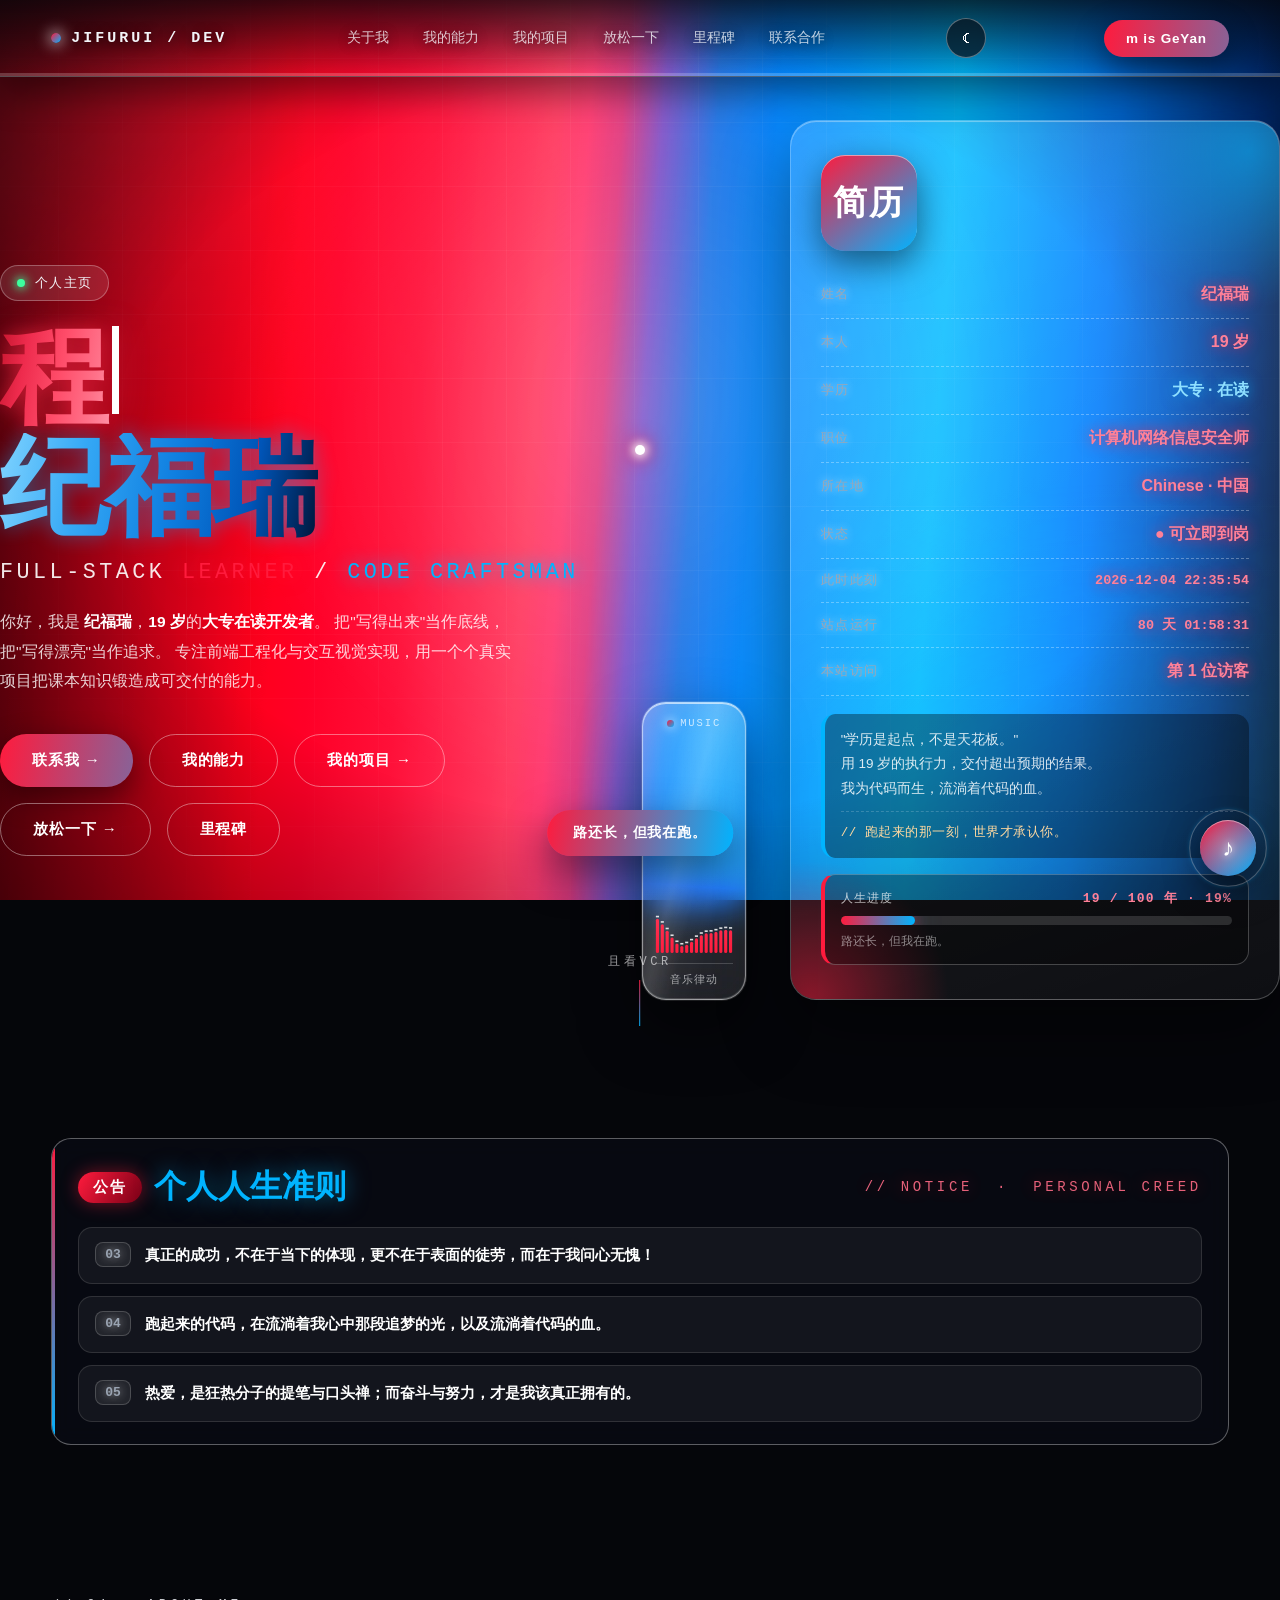
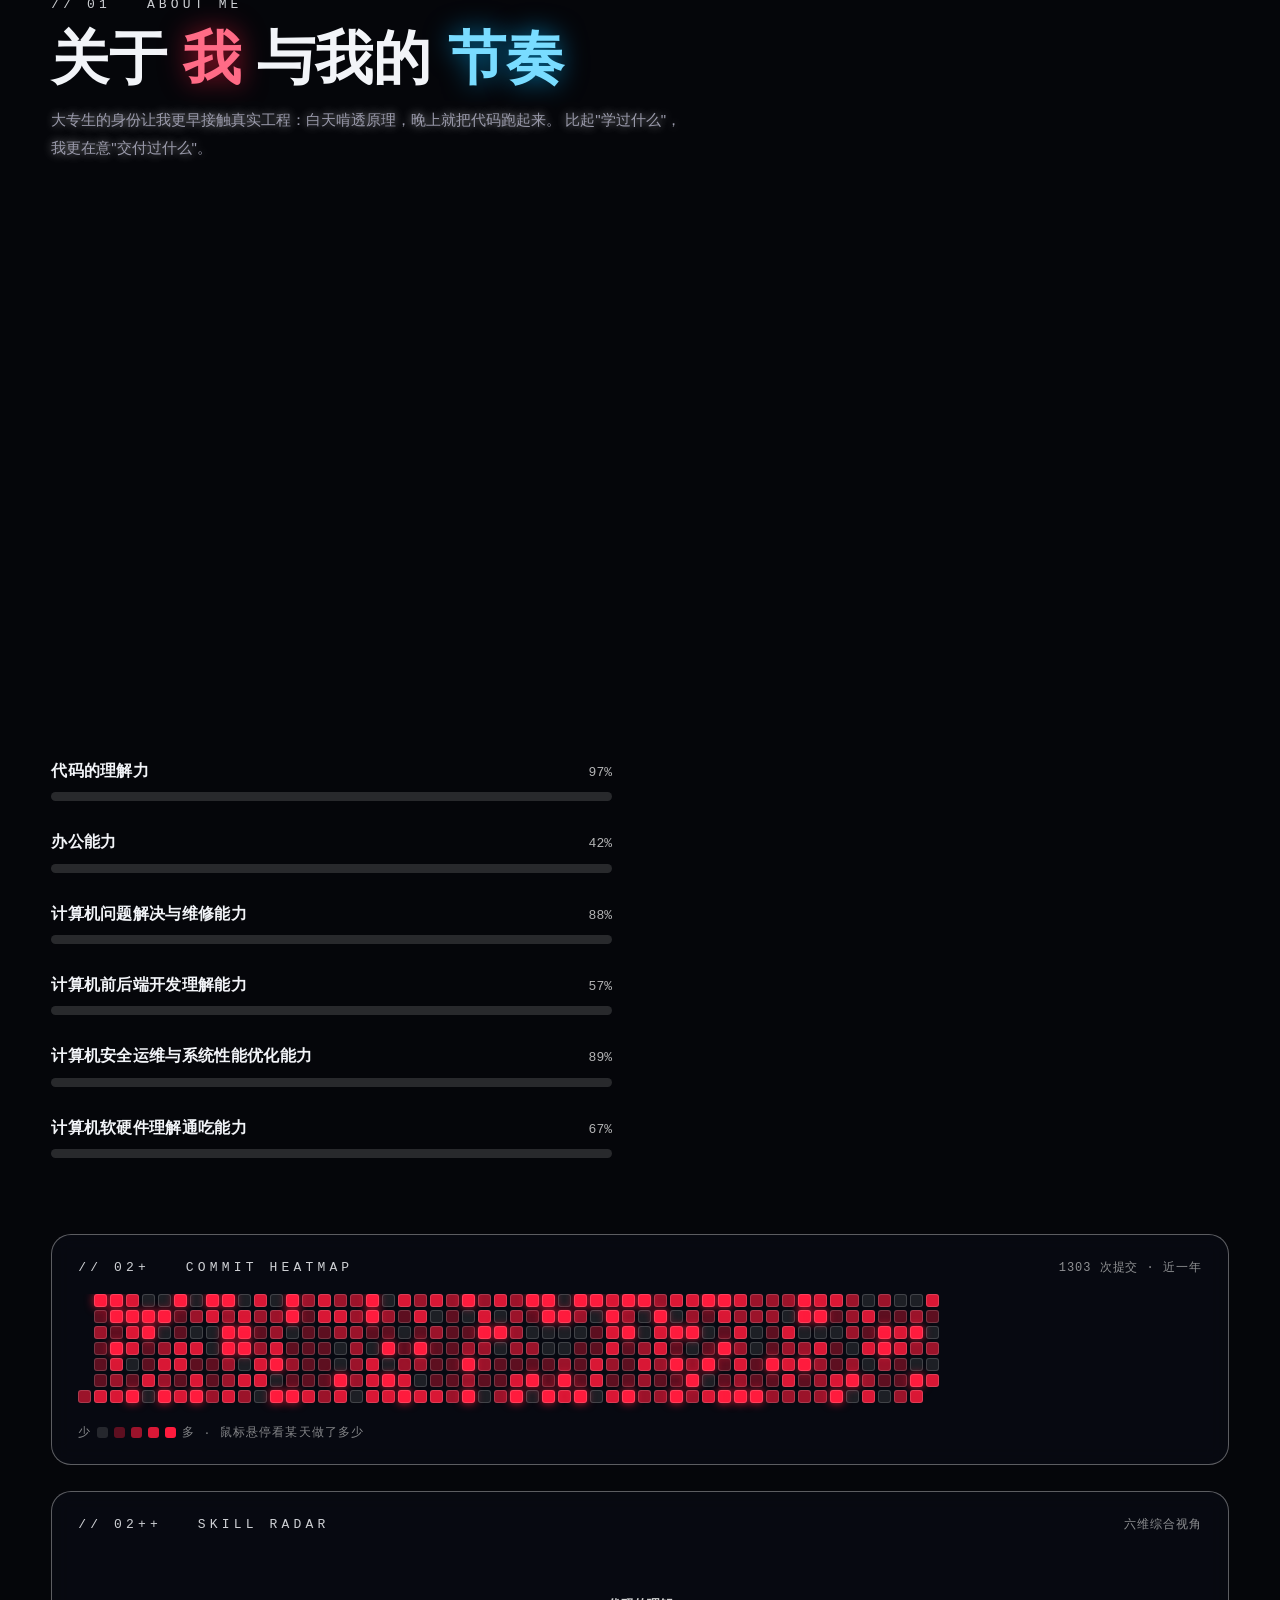
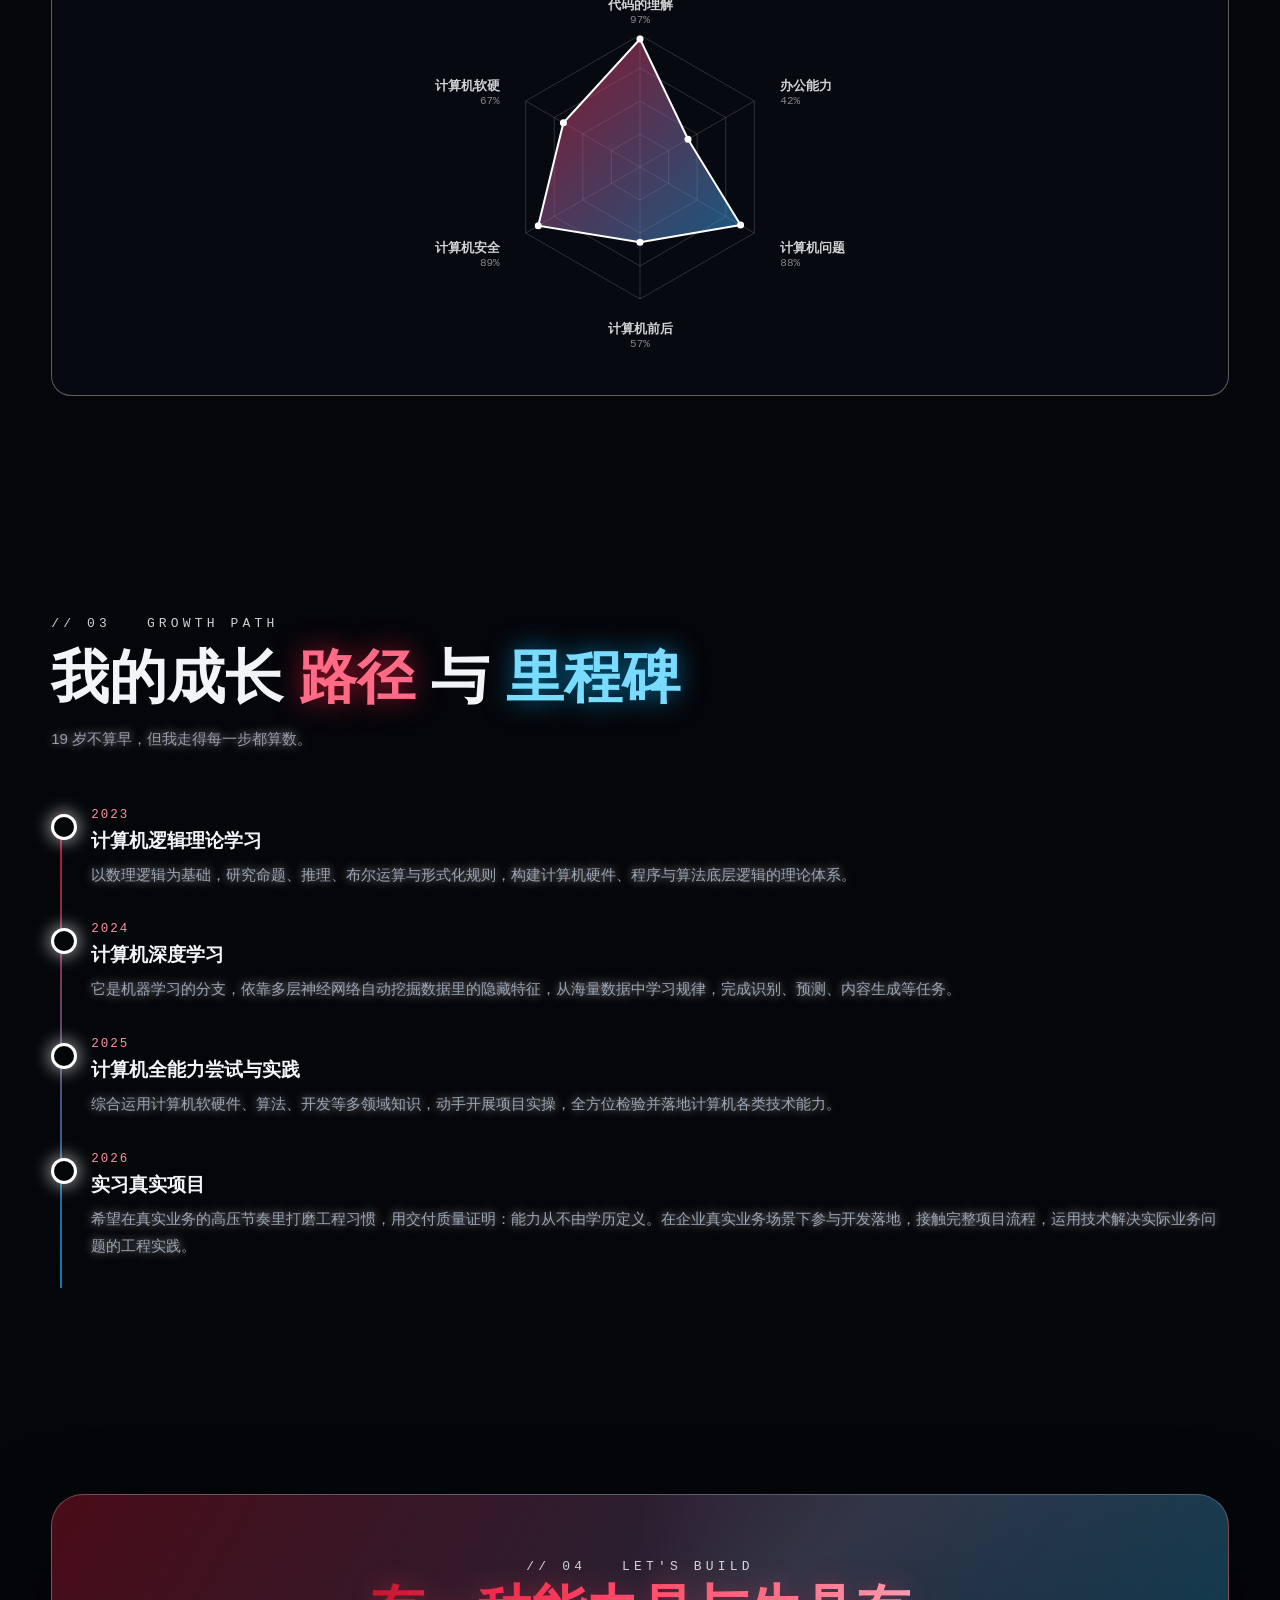
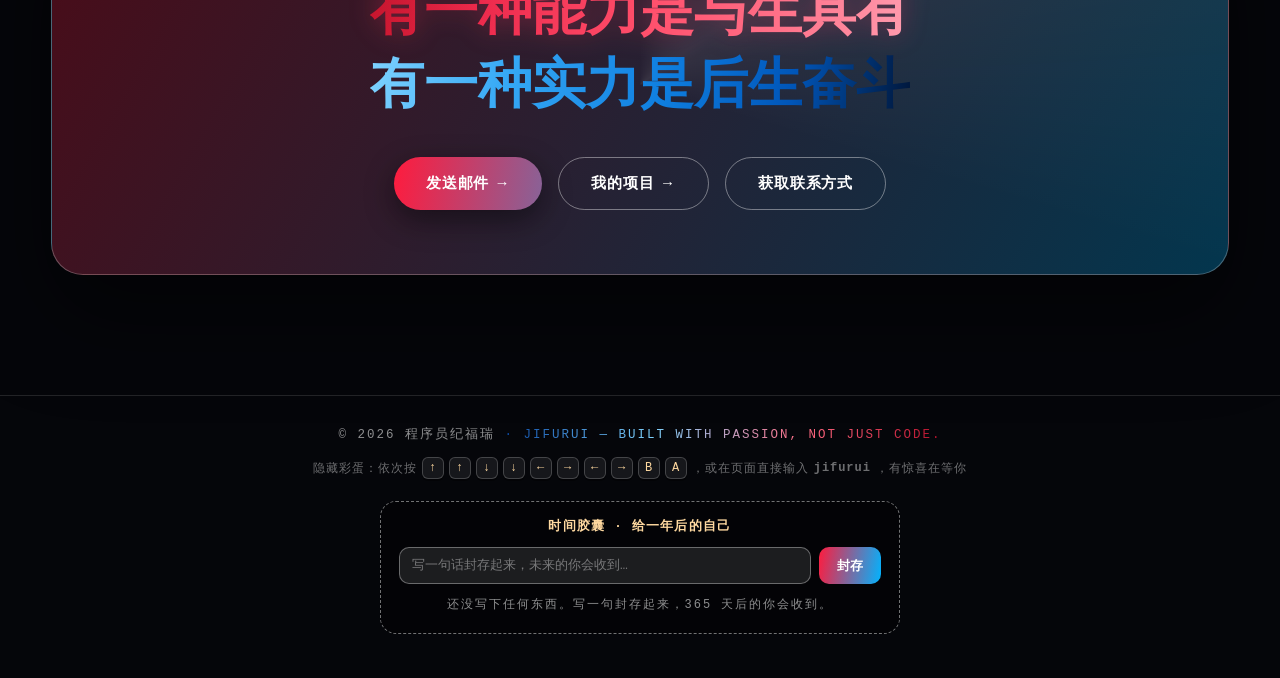
<file: index.html>
<!DOCTYPE html>
<html lang="zh-CN">
<head>
<meta charset="UTF-8">
<meta name="viewport" content="width=device-width, initial-scale=1.0">
<title>程序员纪福瑞 · 个人能力展示</title>
<meta name="description" content="纪福瑞，19 岁大专在读开发者，专注前端工程化与交互视觉实现，擅长前后端开发、计算机安全运维与系统性能优化。个人主页包含能力矩阵、项目展示与联系方式。">
<meta name="keywords" content="纪福瑞,程序员,前端开发,全栈开发,个人主页,计算机运维,系统性能优化">
<meta name="author" content="纪福瑞">
<meta name="robots" content="index,follow">
<link rel="canonical" href="https://jifurui.github.io/">
<meta property="og:type" content="website">
<meta property="og:site_name" content="纪福瑞 · 个人主页">
<meta property="og:locale" content="zh_CN">
<meta property="og:title" content="程序员纪福瑞 · 个人能力展示">
<meta property="og:description" content="19 岁大专在读开发者，专注前端工程化与交互视觉实现。能力矩阵、项目展示与联系方式一应俱全。">
<meta property="og:url" content="https://jifurui.github.io/">
<meta name="twitter:card" content="summary">
<meta name="theme-color" content="#0a0a12">
<link rel='stylesheet' href='style.css'>
<script>
  /* 尽早套用主题 / 跳过开机动画，避免闪屏 */
  try{
    var t = localStorage.getItem('theme');
    if(t) document.documentElement.setAttribute('data-theme', t);
    if(sessionStorage.getItem('booted')) document.documentElement.classList.add('no-boot');
  }catch(e){}
</script>
<script type="application/ld+json">
{
  "@context": "https://schema.org",
  "@type": "Person",
  "name": "纪福瑞",
  "alternateName": "Ji Furui",
  "jobTitle": "全栈开发学习者 / 前端开发者",
  "email": "mailto:13080095649@163.com",
  "telephone": "+86-13080095649",
  "url": "https://jifurui.github.io/",
  "address": {"@type": "PostalAddress", "addressCountry": "CN"},
  "knowsAbout": ["前端开发", "前后端开发", "计算机安全运维", "系统性能优化", "计算机软硬件维修"],
  "sameAs": ["https://jifurui.github.io/projects.html"]
}
</script>
</head>
<body>

<!-- 开机自检（每个会话首次进入时播放，点任意处跳过） -->
<div id="boot" aria-hidden="true">
  <div class="boot-inner">
    <pre id="bootLog"></pre>
    <div class="boot-bar"><i id="bootBar"></i></div>
    <div class="boot-skip">点击任意处跳过</div>
  </div>
</div>

<!-- 背景 -->
<div class="bg" aria-hidden="true">
  <div class="bg-core"></div>
  <div class="bg-fade"></div>
  <div class="bg-blobs">
    <span class="blob r"></span>
    <span class="blob b"></span>
    <span class="blob p"></span>
  </div>
  <div class="bg-sweep"></div>
  <div class="bg-grid"></div>
  <div class="bg-noise"></div>
  <div class="bg-vignette"></div>
</div>

<!-- 鼠标特效层 -->
<div id="cursor-layer" aria-hidden="true">
  <div class="cursor-aura" id="aura"></div>
  <div class="cursor-ring" id="ring"></div>
  <div class="cursor-core" id="core"></div>
</div>

<!-- 导航 -->
<header class="nav">
  <div class="nav-progress" id="navProgress"><i></i></div>
  <div class="logo"><span class="dot"></span>JIFURUI&nbsp;/&nbsp;DEV</div>
  <nav class="nav-links">
    <a href="#about">关于我</a>
    <a href="#skills">我的能力</a>
    <a href="projects.html">我的项目</a>
    <a href="relax.html">放松一下</a>
    <a href="#path">里程碑</a>
    <a href="#contact">联系合作</a>
  </nav>
  <button class="theme-btn" id="themeBtn" title="切换深色 / 浅色主题">☾</button>
  <a href="#contact" style="text-decoration:none">
    <button class="btn" style="padding:11px 22px;font-size:13.5px;">m is GeYan</button>
  </a>
</header>

<!-- 主视觉 -->
<section class="hero">
  <div class="wrap hero-grid">
    <div class="hero-left">
      <span class="badge reveal"><span class="live"></span>个人主页</span>
      <h1 class="name reveal">
        <span class="line line-red">
          <span class="shadow sr" aria-hidden="true">程序员</span>
          <span class="shadow sb" aria-hidden="true">程序员</span>
          <span class="txt">程序员</span>
        </span>
        <span class="line line-blue">
          <span class="shadow sr" aria-hidden="true">纪福瑞</span>
          <span class="shadow sb" aria-hidden="true">纪福瑞</span>
          <span class="txt">纪福瑞</span>
        </span>
      </h1>
      <div class="role reveal">FULL-STACK&nbsp;<span>LEARNER</span>&nbsp;/&nbsp;<em>CODE&nbsp;CRAFTSMAN</em></div>
      <p class="desc reveal">
        你好，我是 <b>纪福瑞</b>，<b>19 岁</b>的<b>大专在读开发者</b>。
        把"写得出来"当作底线，把"写得漂亮"当作追求。
        专注前端工程化与交互视觉实现，用一个个真实项目把课本知识锻造成可交付的能力。
      </p>
      <div class="btns reveal">
        <button class="btn" data-copy="13080095649@163.com" data-toast="已复制邮箱：13080095649@163.com">联系我 <span class="arrow">→</span></button>
        <button class="btn ghost" data-scroll="#skills">我的能力</button>
        <a href="projects.html" style="text-decoration:none">
          <button class="btn ghost">我的项目 <span class="arrow">→</span></button>
        </a>
        <a href="relax.html" style="text-decoration:none">
          <button class="btn ghost">放松一下 <span class="arrow">→</span></button>
        </a>
        <button class="btn ghost" data-scroll="#path">里程碑</button>
      </div>
    </div>

    <!-- 音乐律动：夹在大标题和简历卡中间 -->
    <div class="beat-col reveal" aria-hidden="true">
      <div class="beat-glass">
        <div class="beat-head"><i class="beat-led"></i>MUSIC</div>
        <canvas id="vizHero" class="beat-canvas" aria-hidden="true"></canvas>
        <div class="beat-foot">音乐律动</div>
      </div>
    </div>

    <aside class="idcard reveal">
      <div class="avatar">简历</div>
      <div class="info-row"><span class="k">姓名</span><span class="v red">纪福瑞</span></div>
      <div class="info-row"><span class="k">本人</span><span class="v red">19 岁</span></div>
      <div class="info-row"><span class="k">学历</span><span class="v blue">大专 · 在读</span></div>
      <div class="info-row"><span class="k">职位</span><span class="v red">计算机网络信息安全师</span></div>
      <div class="info-row"><span class="k">所在地</span><span class="v red">Chinese · 中国</span></div>
      <div class="info-row"><span class="k">状态</span><span class="v red">● 可立即到岗</span></div>
      <div class="info-row"><span class="k">此时此刻</span><span class="v red" id="nowTime">—</span></div>
      <div class="info-row"><span class="k">站点运行</span><span class="v red" id="siteUptime">—</span></div>
      <div class="info-row"><span class="k">本站访问</span><span class="v red" id="siteViews">—</span></div>
      <div class="tagline">
        "学历是起点，不是天花板。"<br>
        用 19 岁的执行力，交付超出预期的结果。<br>
        我为代码而生，流淌着代码的血。
        <div class="motto" id="motto"></div>
      </div>
      <div class="life">
        <div class="life-top"><span>人生进度</span><b id="lifeTxt">19 / 100 年</b></div>
        <div class="bar"><i id="lifeBar" style="width:19%;background:linear-gradient(90deg,var(--red),var(--blue))"></i></div>
        <div class="life-sub">路还长，但我在跑。</div>
      </div>
    </aside>
  </div>
  <div class="scroll-hint">且看VCR<i></i></div>
</section>

<!-- 公告栏 · 个人人生准则（位于主视觉与「关于我」之间） -->
<section class="section notice-sec" id="creed">
  <div class="wrap">
    <div class="notice reveal">
      <div class="notice-top">
        <span class="notice-badge">公告</span>
        <span class="notice-name">个人人生准则</span>
        <span class="notice-meta red">// NOTICE &nbsp;·&nbsp; PERSONAL CREED</span>
      </div>
      <ul class="notice-list">
        <li>
          <i class="n">03</i>
          <p><b>真正的成功，不在于当下的体现，更不在于表面的徒劳，而在于我问心无愧！</b></p>
        </li>
        <li>
          <i class="n">04</i>
          <p><b>跑起来的代码，在流淌着我心中那段追梦的光，以及流淌着代码的血。</b></p>
        </li>
        <li>
          <i class="n">05</i>
          <p><b>热爱，是狂热分子的提笔与口头禅；而奋斗与努力，才是我该真正拥有的。</b></p>
        </li>
      </ul>
    </div>
  </div>
</section>

<!-- 数据 -->
<section class="section" id="about">
  <div class="wrap">
    <div class="sec-head reveal">
      <div class="eyebrow">// 01 &nbsp; ABOUT ME</div>
      <h2 class="sec-title">关于 <span class="r">我</span> 与我的 <span class="b">节奏</span></h2>
      <p class="sec-sub ash">
        大专生的身份让我更早接触真实工程：白天啃透原理，晚上就把代码跑起来。
        比起"学过什么"，我更在意"交付过什么"。
      </p>
    </div>
    <div class="stats">
      <div class="stat reveal"><div class="num" data-count="19">0</div><div class="lbl">本人年龄</div></div>
      <div class="stat reveal"><div class="num" data-count="300" data-suffix="余">0</div><div class="lbl">我的项目</div></div>
      <div class="stat reveal"><div class="num" data-count="32">0</div><div class="lbl">计算机讲解与维修</div></div>
      <div class="stat reveal"><div class="num" data-count="84" data-suffix="%">0</div><div class="lbl">朋友认可度</div></div>
    </div>
  </div>
</section>

<!-- 技能 -->
<section class="section" id="skills">
  <div class="wrap">
    <div class="sec-head reveal">
      <div class="eyebrow">// 02 &nbsp; SKILL MATRIX</div>
      <h2 class="sec-title">能力 <span class="r">矩阵</span> / <span class="b">STACK</span></h2>
      <p class="sec-sub ash">技术栈不是标签堆砌，而是解决问题的工具箱。以下是我当前最趁手的几把"武器"。</p>
    </div>
    <div class="skills-layout">
      <div class="reveal">
        <div class="skill"><div class="top"><span class="nm">代码的理解力</span><span class="pc">97%</span></div><div class="bar"><i data-w="97"></i></div></div>
        <div class="skill"><div class="top"><span class="nm">办公能力</span><span class="pc">42%</span></div><div class="bar"><i data-w="42"></i></div></div>
        <div class="skill"><div class="top"><span class="nm">计算机问题解决与维修能力</span><span class="pc">88%</span></div><div class="bar"><i data-w="88"></i></div></div>
        <div class="skill"><div class="top"><span class="nm">计算机前后端开发理解能力</span><span class="pc">57%</span></div><div class="bar"><i data-w="57"></i></div></div>
        <div class="skill"><div class="top"><span class="nm">计算机安全运维与系统性能优化能力</span><span class="pc">89%</span></div><div class="bar"><i data-w="89"></i></div></div>
        <div class="skill"><div class="top"><span class="nm">计算机软硬件理解通吃能力</span><span class="pc">67%</span></div><div class="bar"><i data-w="67"></i></div></div>
      </div>
      <div class="reveal">
        <div class="tags">
          <span class="tag lg">前端开发</span>
          <span class="tag lg">VBS语言</span>
          <span class="tag lg">BAT语言</span>
          <span class="tag">JavaScript</span>
          <span class="tag">C与C++</span>
          <span class="tag">计算机安全运维</span>
          <span class="tag">软硬件理解</span>
          <span class="tag">问题修理</span>
          <span class="tag">易语言</span>
          <span class="tag">计算机维修</span>
          <span class="tag">计算机系统性能优化</span>
          <span class="tag">Python</span>
        </div>
        <div class="note">
          <b>学习信条：</b>大专三年，我用"项目驱动学习"替代"被动听课"。
          真正的成功不在于当下的体现，更不在于表面的徒劳，而在于我问心无愧。
        </div>
      </div>
    </div>

    <!-- 提交热力图：近一年敲代码的密度 -->
    <div class="panel reveal" style="margin-top:46px">
      <div class="panel-head">
        <span class="eyebrow">// 02+ &nbsp; COMMIT HEATMAP</span>
        <span class="panel-sub" id="heatCount">统计中…</span>
      </div>
      <div class="heat" id="heatmap"></div>
      <div class="heat-legend">
        少
        <i style="background:rgba(255,255,255,.12)"></i>
        <i class="l1" style="background:rgba(255,27,61,.35)"></i>
        <i style="background:rgba(255,27,61,.6)"></i>
        <i style="background:rgba(255,27,61,.85)"></i>
        <i style="background:#ff1b3d"></i>
        多 · 鼠标悬停看某天做了多少
      </div>
    </div>

    <!-- 能力雷达图：与上方进度条互补，综合视角 -->
    <div class="panel reveal" style="margin-top:26px">
      <div class="panel-head">
        <span class="eyebrow">// 02++ &nbsp; SKILL RADAR</span>
        <span class="panel-sub">六维综合视角</span>
      </div>
      <canvas id="radar" width="560" height="420" style="width:100%;max-width:560px;height:auto;display:block;margin:0 auto"></canvas>
    </div>
  </div>
</section>

<!-- 成长路径 -->
<section class="section" id="path">
  <div class="wrap">
    <div class="sec-head reveal">
      <div class="eyebrow">// 03 &nbsp; GROWTH PATH</div>
      <h2 class="sec-title">我的成长 <span class="r">路径</span> 与 <span class="b">里程碑</span></h2>
      <p class="sec-sub ash">19 岁不算早，但我走得每一步都算数。</p>
    </div>
    <div class="timeline">
      <div class="tl-item reveal">
        <div class="tl-date">2023</div>
        <div class="tl-title">计算机逻辑理论学习</div>
        <div class="tl-desc">以数理逻辑为基础，研究命题、推理、布尔运算与形式化规则，构建计算机硬件、程序与算法底层逻辑的理论体系。</div>
      </div>
      <div class="tl-item reveal">
        <div class="tl-date">2024</div>
        <div class="tl-title">计算机深度学习</div>
        <div class="tl-desc">它是机器学习的分支，依靠多层神经网络自动挖掘数据里的隐藏特征，从海量数据中学习规律，完成识别、预测、内容生成等任务。</div>
      </div>
      <div class="tl-item reveal">
        <div class="tl-date">2025</div>
        <div class="tl-title">计算机全能力尝试与实践</div>
        <div class="tl-desc">综合运用计算机软硬件、算法、开发等多领域知识，动手开展项目实操，全方位检验并落地计算机各类技术能力。</div>
      </div>
      <div class="tl-item reveal">
        <div class="tl-date">2026</div>
        <div class="tl-title">实习真实项目</div>
        <div class="tl-desc">希望在真实业务的高压节奏里打磨工程习惯，用交付质量证明：能力从不由学历定义。在企业真实业务场景下参与开发落地，接触完整项目流程，运用技术解决实际业务问题的工程实践。</div>
      </div>
    </div>
  </div>
</section>

<!-- CTA -->
<section class="cta" id="contact">
  <div class="wrap">
    <div class="cta-box reveal">
      <div class="eyebrow">// 04 &nbsp; LET'S BUILD</div>
      <h2>
        <span class="cta-line line-red">有一种能力是与生具有</span><br>
        <span class="cta-line line-blue">有一种实力是后生奋斗</span>
      </h2>
      <div class="btns" style="justify-content:center">
        <button class="btn" data-copy="13080095649@163.com" data-toast="邮箱已复制：13080095649@163.com">发送邮件 <span class="arrow">→</span></button>
        <a href="projects.html" style="text-decoration:none">
          <button class="btn ghost">我的项目 <span class="arrow">→</span></button>
        </a>
        <button class="btn ghost" data-copy="13080095649" data-toast="手机号已复制：13080095649">获取联系方式</button>
      </div>
    </div>
  </div>
</section>

<footer>
  © 2026 程序员纪福瑞 <span class="foot-grad">· JIFURUI — BUILT WITH PASSION, NOT JUST CODE.</span>
  <div class="egg-tip">
    隐藏彩蛋：依次按 <kbd>↑</kbd><kbd>↑</kbd><kbd>↓</kbd><kbd>↓</kbd><kbd>←</kbd><kbd>→</kbd><kbd>←</kbd><kbd>→</kbd><kbd>B</kbd><kbd>A</kbd> ，或在页面直接输入 <b>jifurui</b> ，有惊喜在等你
  </div>

  <!-- 时间胶囊：给一年后的自己 -->
  <div class="capsule">
    <b>时间胶囊 · 给一年后的自己</b>
    <div class="cap-row">
      <input id="capInput" type="text" maxlength="60" placeholder="写一句话封存起来，未来的你会收到…">
      <button class="mini-btn" id="capSave">封存</button>
    </div>
    <div class="cap-tip" id="capTip">还没写下任何东西。</div>
  </div>
</footer>

<!-- 背景音乐 -->
<div class="music" id="music">
  <div class="music-panel">
    <div class="music-head">
      <span class="music-title">背景音乐</span>
      <button class="music-close" id="music-close" title="收起">×</button>
    </div>
    <canvas id="viz" class="viz" width="512" height="104" aria-hidden="true"></canvas>
    <div class="music-name" id="music-name">正在检测音频…</div>
    <input type="range" class="music-range" id="music-seek" min="0" max="1000" value="0" step="1" aria-label="播放进度">
    <div class="music-time"><span id="music-cur">0:00</span><span id="music-dur">0:00</span></div>
    <div class="music-ctrl">
      <button class="mini" id="music-prev" title="上一首">⏮</button>
      <button class="mini wide" id="music-play" title="播放 / 暂停">▶</button>
      <button class="mini" id="music-next" title="下一首">⏭</button>
    </div>
    <div class="music-row">
      <span class="music-label">音量</span>
      <input type="range" class="music-range" id="music-vol" min="0" max="100" value="55" step="1" aria-label="音量">
    </div>
    <label class="kbd-snd"><input type="checkbox" id="kbdSnd"> 键盘音效（机械轴 · 开关）</label>
    <label class="music-file" for="music-input">选择本地音乐
      <input type="file" id="music-input" accept="audio/*" multiple hidden>
    </label>
    <div class="music-tip">选一次本地音乐即会被<b>记住</b>，之后每次打开本页自动续播；或把音频重命名为 <b>bgm.mp3</b> 放在本页同目录</div>
  </div>
  <button class="music-btn" id="music-toggle" aria-label="背景音乐">
    <span class="music-note">♪</span>
  </button>
</div>
<audio id="bgm" preload="none" autoplay playsinline></audio>

<!-- Toast -->
<div id="toast" style="
  position:fixed; left:50%; bottom:44px; transform:translate(-50%,30px);
  padding:14px 26px; border-radius:999px; z-index:99;
  background:linear-gradient(100deg,var(--red),var(--blue));
  color:#fff; font-weight:700; font-size:14px; letter-spacing:.06em;
  box-shadow:0 16px 40px rgba(0,0,0,.5);
  opacity:0; pointer-events:none; transition:opacity .4s, transform .4s;">
</div>

<script src='cursor.js'></script>
<script src='progress.js'></script>
<script src='app.js'></script>
<script src='fun.js'></script>
</body>
</html>
</file>
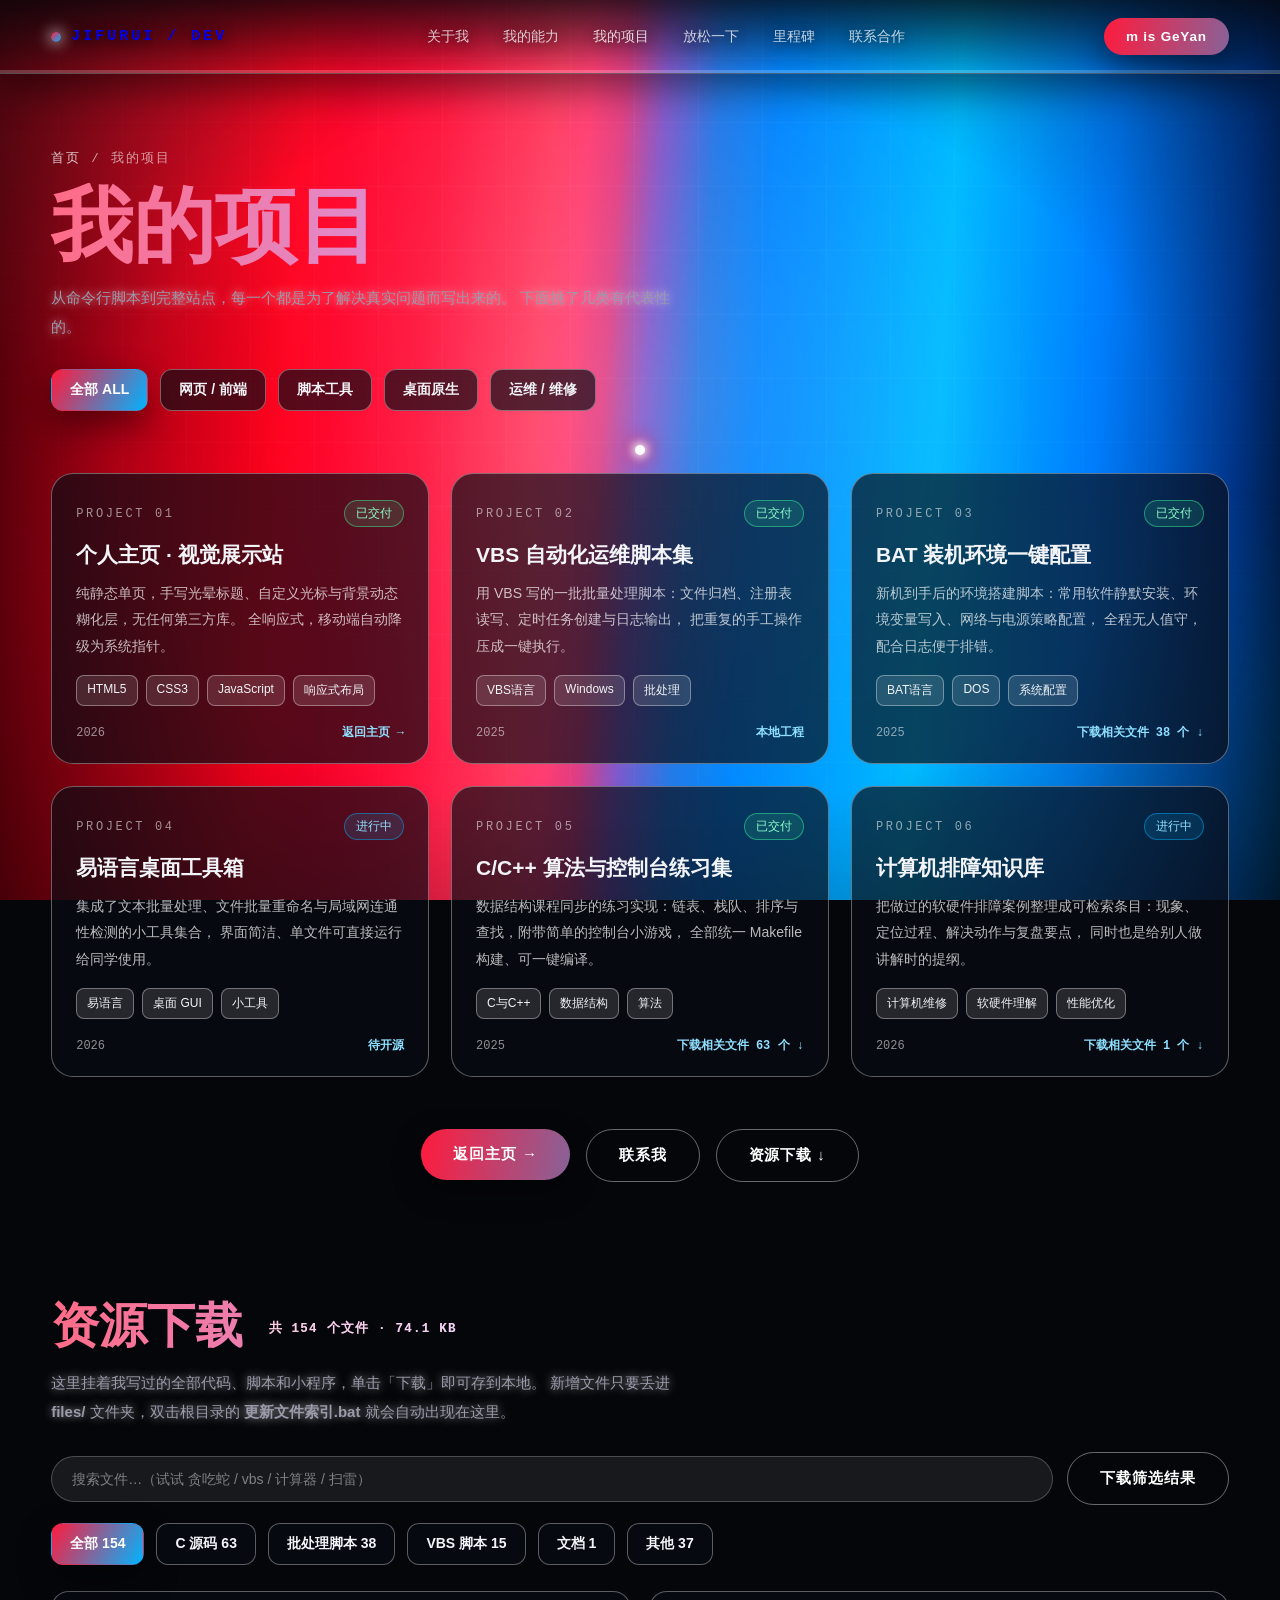
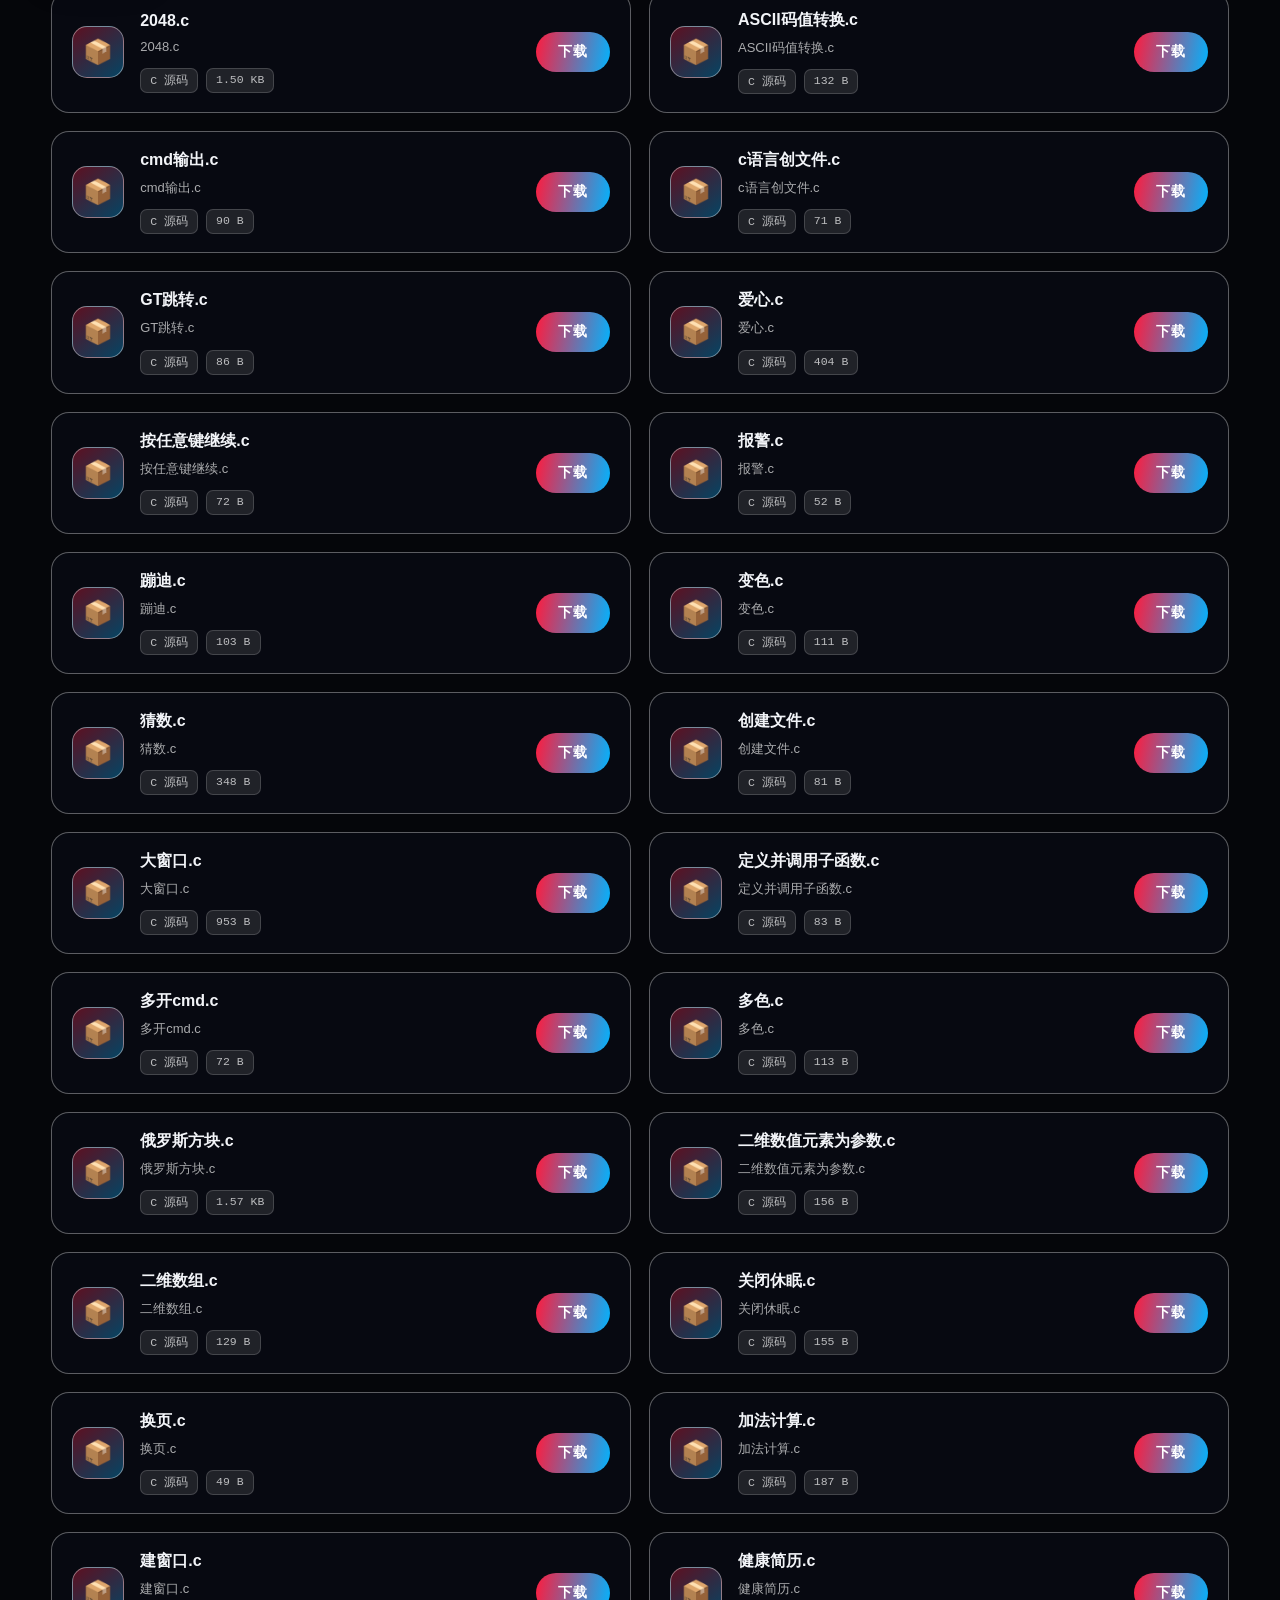
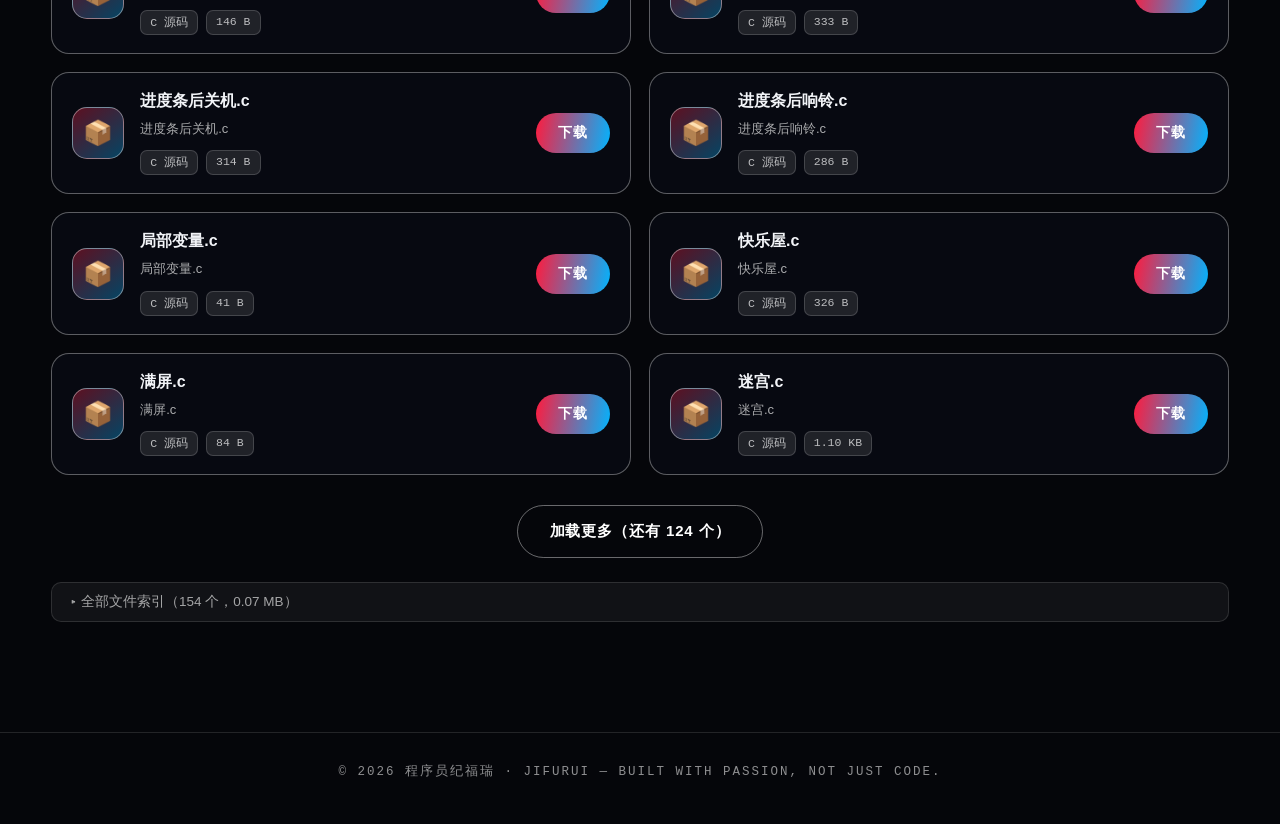
<file: projects.html>
<!DOCTYPE html>
<html lang="zh-CN">
<head>
<meta charset="UTF-8">
<meta name="viewport" content="width=device-width, initial-scale=1.0">
<title>我的项目 · 程序员纪福瑞</title>
<meta name="description" content="纪福瑞的项目集：C 语言程序、Windows 批处理与脚本工具、VBS 小工具等 200+ 自制作品，全部可在线预览与下载。">
<meta name="keywords" content="纪福瑞,项目集,C语言程序,批处理脚本,VBS小工具,源码下载">
<meta name="author" content="纪福瑞">
<meta name="robots" content="index,follow">
<link rel="canonical" href="https://jifurui.github.io/projects.html">
<meta property="og:type" content="website">
<meta property="og:site_name" content="纪福瑞 · 个人主页">
<meta property="og:locale" content="zh_CN">
<meta property="og:title" content="我的项目 · 程序员纪福瑞">
<meta property="og:description" content="200+ 自制作品：C 语言程序、批处理脚本、VBS 工具，支持在线预览与下载。">
<meta property="og:url" content="https://jifurui.github.io/projects.html">
<meta name="twitter:card" content="summary">
<link rel='stylesheet' href='style.css'>
<script src='files-index.js'></script>
</head>
<body>

<!-- 背景 -->
<div class="bg" aria-hidden="true">
  <div class="bg-core"></div>
  <div class="bg-fade"></div>
  <div class="bg-blobs">
    <span class="blob r"></span>
    <span class="blob b"></span>
    <span class="blob p"></span>
  </div>
  <div class="bg-sweep"></div>
  <div class="bg-grid"></div>
  <div class="bg-noise"></div>
  <div class="bg-vignette"></div>
</div>

<!-- 鼠标特效层 -->
<div id="cursor-layer" aria-hidden="true">
  <div class="cursor-aura" id="aura"></div>
  <div class="cursor-ring" id="ring"></div>
  <div class="cursor-core" id="core"></div>
</div>

<!-- 导航 -->
<header class="nav">
  <div class="nav-progress" id="navProgress"><i></i></div>
  <a href="index.html" style="text-decoration:none">
    <div class="logo"><span class="dot"></span>JIFURUI&nbsp;/&nbsp;DEV</div>
  </a>
  <nav class="nav-links">
    <a href="index.html#about">关于我</a>
    <a href="index.html#skills">我的能力</a>
    <a href="projects.html" style="color:#fff;">我的项目</a>
    <a href="relax.html">放松一下</a>
    <a href="index.html#path">里程碑</a>
    <a href="index.html#contact">联系合作</a>
  </nav>
  <a href="index.html#contact" style="text-decoration:none">
    <button class="btn" style="padding:11px 22px;font-size:13.5px;">m is GeYan</button>
  </a>
</header>

<!-- 页头 -->
<section class="page-head">
  <div class="wrap">
    <div class="crumb reveal">
      <a href="index.html">首页</a><span>/</span><span>我的项目</span>
    </div>
    <h1 class="page-title reveal">我的项目</h1>
    <p class="sec-sub ash reveal">
      从命令行脚本到完整站点，每一个都是为了解决真实问题而写出来的。
      下面挑了几类有代表性的。
    </p>
    <div class="filters reveal">
      <span class="tag on" data-filter="all">全部 ALL</span>
      <span class="tag" data-filter="web">网页 / 前端</span>
      <span class="tag" data-filter="script">脚本工具</span>
      <span class="tag" data-filter="native">桌面原生</span>
      <span class="tag" data-filter="ops">运维 / 维修</span>
    </div>
  </div>
</section>

<!-- 项目列表 -->
<section class="section" style="padding-top:20px;">
  <div class="wrap">
    <div class="proj-grid">

      <article class="proj reveal" data-cat="web">
        <div class="proj-top">
          <span class="proj-idx">PROJECT 01</span>
          <span class="proj-status done">已交付</span>
        </div>
        <h3 class="proj-title">个人主页 · 视觉展示站</h3>
        <p class="proj-desc">
          纯静态单页，手写光晕标题、自定义光标与背景动态糊化层，无任何第三方库。
          全响应式，移动端自动降级为系统指针。
        </p>
        <div class="proj-tags"><span>HTML5</span><span>CSS3</span><span>JavaScript</span><span>响应式布局</span></div>
        <div class="proj-foot"><span>2026</span><a class="proj-link" href="index.html">返回主页 →</a></div>
      </article>

      <article class="proj reveal" data-cat="ops">
        <div class="proj-top">
          <span class="proj-idx">PROJECT 02</span>
          <span class="proj-status done">已交付</span>
        </div>
        <h3 class="proj-title">VBS 自动化运维脚本集</h3>
        <p class="proj-desc">
          用 VBS 写的一批批量处理脚本：文件归档、注册表读写、定时任务创建与日志输出，
          把重复的手工操作压成一键执行。
        </p>
        <div class="proj-tags"><span>VBS语言</span><span>Windows</span><span>批处理</span></div>
        <div class="proj-foot"><span>2025</span><span class="proj-link">本地工程</span></div>
      </article>

      <article class="proj reveal" data-cat="script">
        <div class="proj-top">
          <span class="proj-idx">PROJECT 03</span>
          <span class="proj-status done">已交付</span>
        </div>
        <h3 class="proj-title">BAT 装机环境一键配置</h3>
        <p class="proj-desc">
          新机到手后的环境搭建脚本：常用软件静默安装、环境变量写入、网络与电源策略配置，
          全程无人值守，配合日志便于排错。
        </p>
        <div class="proj-tags"><span>BAT语言</span><span>DOS</span><span>系统配置</span></div>
        <div class="proj-foot"><span>2025</span><span class="proj-link">本地工程</span></div>
      </article>

      <article class="proj reveal" data-cat="native">
        <div class="proj-top">
          <span class="proj-idx">PROJECT 04</span>
          <span class="proj-status doing">进行中</span>
        </div>
        <h3 class="proj-title">易语言桌面工具箱</h3>
        <p class="proj-desc">
          集成了文本批量处理、文件批量重命名与局域网连通性检测的小工具集合，
          界面简洁、单文件可直接运行给同学使用。
        </p>
        <div class="proj-tags"><span>易语言</span><span>桌面 GUI</span><span>小工具</span></div>
        <div class="proj-foot"><span>2026</span><span class="proj-link">待开源</span></div>
      </article>

      <article class="proj reveal" data-cat="script">
        <div class="proj-top">
          <span class="proj-idx">PROJECT 05</span>
          <span class="proj-status done">已交付</span>
        </div>
        <h3 class="proj-title">C/C++ 算法与控制台练习集</h3>
        <p class="proj-desc">
          数据结构课程同步的练习实现：链表、栈队、排序与查找，附带简单的控制台小游戏，
          全部统一 Makefile 构建、可一键编译。
        </p>
        <div class="proj-tags"><span>C与C++</span><span>数据结构</span><span>算法</span></div>
        <div class="proj-foot"><span>2025</span><span class="proj-link">本地工程</span></div>
      </article>

      <article class="proj reveal" data-cat="ops">
        <div class="proj-top">
          <span class="proj-idx">PROJECT 06</span>
          <span class="proj-status doing">进行中</span>
        </div>
        <h3 class="proj-title">计算机排障知识库</h3>
        <p class="proj-desc">
          把做过的软硬件排障案例整理成可检索条目：现象、定位过程、解决动作与复盘要点，
          同时也是给别人做讲解时的提纲。
        </p>
        <div class="proj-tags"><span>计算机维修</span><span>软硬件理解</span><span>性能优化</span></div>
        <div class="proj-foot"><span>2026</span><span class="proj-link">持续更新</span></div>
      </article>

    </div>

    <div class="btns" style="justify-content:center; margin-top:52px;">
      <a href="index.html" style="text-decoration:none">
        <button class="btn">返回主页 <span class="arrow">→</span></button>
      </a>
      <button class="btn ghost" data-copy="13080095649@163.com" data-toast="邮箱已复制：13080095649@163.com">联系我</button>
      <button class="btn ghost" data-scroll="#downloads">资源下载 ↓</button>
    </div>
  </div>
</section>

<!-- 资源下载：文件清单来自 files-index.js（双击「更新文件索引.bat」重新生成） -->
<section class="section" id="downloads" style="padding-top:8px;">
  <div class="wrap">
    <div class="dl-head reveal">
      <h2 class="dl-title">资源下载 <span class="dl-count" id="dl-count"></span></h2>
      <p class="sec-sub ash">
        这里挂着我写过的全部代码、脚本和小程序，单击「下载」即可存到本地。
        新增文件只要丢进 <b>files/</b> 文件夹，双击根目录的 <b>更新文件索引.bat</b> 就会自动出现在这里。
      </p>
    </div>
    <div class="dl-tools reveal">
      <input type="search" class="dl-search" id="dl-search" autocomplete="off"
             placeholder="搜索文件…（试试 贪吃蛇 / vbs / 计算器 / 扫雷）">
      <button class="btn ghost dl-batch" id="dl-batch" type="button">下载筛选结果</button>
    </div>
    <div class="file-tip reveal" hidden>
      当前是用 <code>file://</code> 直接打开的，浏览器禁止网页自动下载（点「下载」没反应）。<br>
      请双击根目录的 <b>启动本地服务器.bat</b>，用 <code>http://localhost:8000</code> 打开本页，下载就正常了。
    </div>
    <div class="dl-tabs reveal" id="dl-tabs"></div>
    <div class="dl-grid" id="dl-grid"></div>
    <div class="dl-more-wrap">
      <button class="btn ghost" id="dl-more" type="button" hidden>加载更多</button>
    </div>
    <div class="dl-empty" id="dl-empty" hidden>
      还没有挂上任何文件 —— 把文件放进 <b>files/</b> 文件夹，然后双击根目录的 <b>更新文件索引.bat</b>，刷新即可出现。
    </div>

    <!--SEO-LIST:START-->
    <details class="seo-list">
      <summary>全部文件索引（154 个，0.07 MB）</summary>
      <div class="seo-files">
      <a href="files/2048.c">2048.c</a>
      <a href="files/ASCII码值转换.c">ASCII码值转换.c</a>
      <a href="files/cmd输出.c">cmd输出.c</a>
      <a href="files/c语言创文件.c">c语言创文件.c</a>
      <a href="files/GT跳转.c">GT跳转.c</a>
      <a href="files/爱心.c">爱心.c</a>
      <a href="files/按任意键继续.c">按任意键继续.c</a>
      <a href="files/报警.c">报警.c</a>
      <a href="files/蹦迪.c">蹦迪.c</a>
      <a href="files/变色.c">变色.c</a>
      <a href="files/猜数.c">猜数.c</a>
      <a href="files/创建文件.c">创建文件.c</a>
      <a href="files/大窗口.c">大窗口.c</a>
      <a href="files/定义并调用子函数.c">定义并调用子函数.c</a>
      <a href="files/多开cmd.c">多开cmd.c</a>
      <a href="files/多色.c">多色.c</a>
      <a href="files/俄罗斯方块.c">俄罗斯方块.c</a>
      <a href="files/二维数值元素为参数.c">二维数值元素为参数.c</a>
      <a href="files/二维数组.c">二维数组.c</a>
      <a href="files/关闭休眠.c">关闭休眠.c</a>
      <a href="files/换页.c">换页.c</a>
      <a href="files/加法计算.c">加法计算.c</a>
      <a href="files/建窗口.c">建窗口.c</a>
      <a href="files/健康简历.c">健康简历.c</a>
      <a href="files/进度条后关机.c">进度条后关机.c</a>
      <a href="files/进度条后响铃.c">进度条后响铃.c</a>
      <a href="files/局部变量.c">局部变量.c</a>
      <a href="files/快乐屋.c">快乐屋.c</a>
      <a href="files/满屏.c">满屏.c</a>
      <a href="files/迷宫.c">迷宫.c</a>
      <a href="files/模拟XP.c">模拟XP.c</a>
      <a href="files/目录管理.c">目录管理.c</a>
      <a href="files/你好.c">你好.c</a>
      <a href="files/逆序输出.c">逆序输出.c</a>
      <a href="files/判断成绩.c">判断成绩.c</a>
      <a href="files/判断奇偶.c">判断奇偶.c</a>
      <a href="files/清理文件.c">清理文件.c</a>
      <a href="files/清屏.c">清屏.c</a>
      <a href="files/全局部变量使用.c">全局部变量使用.c</a>
      <a href="files/任父.c">任父.c</a>
      <a href="files/扫雷.c">扫雷.c</a>
      <a href="files/数值名为参数.c">数值名为参数.c</a>
      <a href="files/数值元素为参数.c">数值元素为参数.c</a>
      <a href="files/贪吃蛇第二代.c">贪吃蛇第二代.c</a>
      <a href="files/特性.c">特性.c</a>
      <a href="files/跳转函数.c">跳转函数.c</a>
      <a href="files/万能计算器.c">万能计算器.c</a>
      <a href="files/文件目录扫描.c">文件目录扫描.c</a>
      <a href="files/无限开cmd.c">无限开cmd.c</a>
      <a href="files/五子棋.c">五子棋.c</a>
      <a href="files/响铃.c">响铃.c</a>
      <a href="files/星期.c">星期.c</a>
      <a href="files/一分钟后关机.c">一分钟后关机.c</a>
      <a href="files/一起执行.c">一起执行.c</a>
      <a href="files/一维数组.c">一维数组.c</a>
      <a href="files/用户头文件.c">用户头文件.c</a>
      <a href="files/语句统计.c">语句统计.c</a>
      <a href="files/远程连接.c">远程连接.c</a>
      <a href="files/子函数声明.c">子函数声明.c</a>
      <a href="files/自定义大小.c">自定义大小.c</a>
      <a href="files/自定义名.c">自定义名.c</a>
      <a href="files/字符数组.c">字符数组.c</a>
      <a href="files/字符组输入与输出.c">字符组输入与输出.c</a>
      <a href="files/D盘空文件清理.bat">D盘空文件清理.bat</a>
      <a href="files/变脸.bat">变脸.bat</a>
      <a href="files/查看c盘文件.bat">查看c盘文件.bat</a>
      <a href="files/查看连接过的wifi.bat">查看连接过的wifi.bat</a>
      <a href="files/查看系统文件结构.bat">查看系统文件结构.bat</a>
      <a href="files/创建并合成并查找.bat">创建并合成并查找.bat</a>
      <a href="files/创建文件.bat">创建文件.bat</a>
      <a href="files/打开图片.bat">打开图片.bat</a>
      <a href="files/打印爱心.bat">打印爱心.bat</a>
      <a href="files/单行变色.bat">单行变色.bat</a>
      <a href="files/调整窗口大小.bat">调整窗口大小.bat</a>
      <a href="files/多开cmd.bat">多开cmd.bat</a>
      <a href="files/恶搞.bat">恶搞.bat</a>
      <a href="files/反倒上个目录.bat">反倒上个目录.bat</a>
      <a href="files/高级修复.bat">高级修复.bat</a>
      <a href="files/关机.bat">关机.bat</a>
      <a href="files/管理员模式.bat">管理员模式.bat</a>
      <a href="files/合并文件.bat">合并文件.bat</a>
      <a href="files/检测网址可通性.bat">检测网址可通性.bat</a>
      <a href="files/朗读.bat">朗读.bat</a>
      <a href="files/模拟xp.bat">模拟xp.bat</a>
      <a href="files/模拟任务条.bat">模拟任务条.bat</a>
      <a href="files/清理盘符.bat">清理盘符.bat</a>
      <a href="files/删除以合成此文件.bat">删除以合成此文件.bat</a>
      <a href="files/时间.bat">时间.bat</a>
      <a href="files/统计所有c视频.bat">统计所有c视频.bat</a>
      <a href="files/无限变色.bat">无限变色.bat</a>
      <a href="files/无限打开cmd.bat">无限打开cmd.bat</a>
      <a href="files/系统扫描.bat">系统扫描.bat</a>
      <a href="files/显示文件内容.bat">显示文件内容.bat</a>
      <a href="files/小代码雨.bat">小代码雨.bat</a>
      <a href="files/新建txt.bat">新建txt.bat</a>
      <a href="files/修复系统文件.bat">修复系统文件.bat</a>
      <a href="files/隐藏按任意建结束.bat">隐藏按任意建结束.bat</a>
      <a href="files/远程控制.bat">远程控制.bat</a>
      <a href="files/重启.bat">重启.bat</a>
      <a href="files/主题.bat">主题.bat</a>
      <a href="files/注释.bat">注释.bat</a>
      <a href="files/E盘中新创txt.vbs">E盘中新创txt.vbs</a>
      <a href="files/查看电脑性别.vbs">查看电脑性别.vbs</a>
      <a href="files/成绩标准.vbs">成绩标准.vbs</a>
      <a href="files/计算器.vbs">计算器.vbs</a>
      <a href="files/记忆表.vbs">记忆表.vbs</a>
      <a href="files/间隔循环3至10次.vbs">间隔循环3至10次.vbs</a>
      <a href="files/叫爸爸.vbs">叫爸爸.vbs</a>
      <a href="files/密码循环.vbs">密码循环.vbs</a>
      <a href="files/你好.vbs">你好.vbs</a>
      <a href="files/删除指定文件.vbs">删除指定文件.vbs</a>
      <a href="files/刷屏工具.vbs">刷屏工具.vbs</a>
      <a href="files/无限循环.vbs">无限循环.vbs</a>
      <a href="files/新建bat.vbs">新建bat.vbs</a>
      <a href="files/循环10次.vbs">循环10次.vbs</a>
      <a href="files/移动也重命名文件.vbs">移动也重命名文件.vbs</a>
      <a href="files/cmd指令.txt">cmd指令.txt</a>
      <a href="files/2408.py">2408.py</a>
      <a href="files/http检测.py">http检测.py</a>
      <a href="files/PCAP 流量分析脚本.py">PCAP 流量分析脚本.py</a>
      <a href="files/script.py">script.py</a>
      <a href="files/script1.py">script1.py</a>
      <a href="files/猜字游戏.py">猜字游戏.py</a>
      <a href="files/打字测速.py">打字测速.py</a>
      <a href="files/弹窗输出.py">弹窗输出.py</a>
      <a href="files/弹窗输入.py">弹窗输入.py</a>
      <a href="files/调用cmd.py">调用cmd.py</a>
      <a href="files/调整长宽.py">调整长宽.py</a>
      <a href="files/端口扫描.py">端口扫描.py</a>
      <a href="files/多行多色.py">多行多色.py</a>
      <a href="files/二维码.py">二维码.py</a>
      <a href="files/简易爬虫.py">简易爬虫.py</a>
      <a href="files/键盘检测.py">键盘检测.py</a>
      <a href="files/接受用户移动命令.py">接受用户移动命令.py</a>
      <a href="files/模拟打字.py">模拟打字.py</a>
      <a href="files/年龄判断.py">年龄判断.py</a>
      <a href="files/碰撞测试增强版.py">碰撞测试增强版.py</a>
      <a href="files/清理C盘以外的空文件.py">清理C盘以外的空文件.py</a>
      <a href="files/输出不换行.py">输出不换行.py</a>
      <a href="files/输出你好.py">输出你好.py</a>
      <a href="files/鼠标轨迹追踪器.py">鼠标轨迹追踪器.py</a>
      <a href="files/鼠标连点器.py">鼠标连点器.py</a>
      <a href="files/贪吃蛇.py">贪吃蛇.py</a>
      <a href="files/万能计算器.py">万能计算器.py</a>
      <a href="files/文本翻译有调用限制.py">文本翻译有调用限制.py</a>
      <a href="files/显示对应ASII.py">显示对应ASII.py</a>
      <a href="files/显示在中间.py">显示在中间.py</a>
      <a href="files/一行多色.py">一行多色.py</a>
      <a href="files/音乐播放器.py">音乐播放器.py</a>
      <a href="files/用户输入长宽.py">用户输入长宽.py</a>
      <a href="files/抓包.py">抓包.py</a>
      <a href="files/子域扫描器.py">子域扫描器.py</a>
      <a href="files/字体变色.py">字体变色.py</a>
      <a href="files/座面闹钟.py">座面闹钟.py</a>
      </div>
    </details>
    <!--SEO-LIST:END-->
  </div>
</section>

<footer>
  © 2026 程序员纪福瑞 · JIFURUI — BUILT WITH PASSION, NOT JUST CODE.
</footer>

<!-- 本页不放置背景音乐播放器：全站背景音乐只在首页 index.html 提供 -->

<!-- Toast -->
<div id="toast" style="
  position:fixed; left:50%; bottom:44px; transform:translate(-50%,30px);
  padding:14px 26px; border-radius:999px; z-index:99;
  background:linear-gradient(100deg,var(--red),var(--blue));
  color:#fff; font-weight:700; font-size:14px; letter-spacing:.06em;
  box-shadow:0 16px 40px rgba(0,0,0,.5);
  opacity:0; pointer-events:none; transition:opacity .4s, transform .4s;">
</div>

<script src='cursor.js'></script>
<script src='progress.js'></script>
<script src='app.js'></script>
<script>
  /* 分类过滤：点击标签即时筛选 */
  (function(){
    const items = Array.from(document.querySelectorAll('.proj'));
    const filters = Array.from(document.querySelectorAll('.filters .tag'));
    filters.forEach(f => {
      f.addEventListener('click', () => {
        const cat = f.dataset.filter;
        filters.forEach(x => x.classList.toggle('on', x === f));
        items.forEach(it => {
          const show = cat === 'all' || it.dataset.cat === cat;
          it.style.display = show ? '' : 'none';
        });
      });
    });
  })();

  /* 直接双击 html（file://）打开时浏览器会忽略 download 属性，给出提示 */
  (function(){
    if(location.protocol !== 'file:') return;
    document.querySelectorAll('.file-tip').forEach(el => { el.hidden = false; });
    document.addEventListener('click', e => {
      const a = e.target.closest('a.dl-btn, a[download]');
      if(!a || !a.getAttribute('href') || a.getAttribute('href') === '#') return;
      e.preventDefault();
      window.open(a.getAttribute('href'), '_blank');
      const t = document.getElementById('toast');
      if(t){
        t.textContent = 'file:// 下不能自动下载，请双击「启动本地服务器.bat」';
        t.style.opacity = '1';
        t.style.transform = 'translate(-50%, 0)';
        clearTimeout(t._timer);
        t._timer = setTimeout(() => {
          t.style.opacity = '0';
          t.style.transform = 'translate(-50%, 30px)';
        }, 3200);
      }
    }, true);
  })();

  /* 资源下载：按 files.js 里的清单渲染卡片，点击即可保存到本地 */
  (function(){
    const grid  = document.getElementById('dl-grid');
    const empty = document.getElementById('dl-empty');
    const count = document.getElementById('dl-count');
    if(!grid) return;

    const tabs  = document.getElementById('dl-tabs');
    const searchBox = document.getElementById('dl-search');
    const more  = document.getElementById('dl-more');
    const batch = document.getElementById('dl-batch');

    const ALL = (Array.isArray(window.SITE_FILES) ? window.SITE_FILES : []).filter(f => f && f.p);
    const GROUP_ORDER = Array.isArray(window.SITE_FILE_GROUPS) ? window.SITE_FILE_GROUPS : [];
    const PAGE = 30;
    let curGroup = '全部', kw = '', shown = PAGE;

    const ICONS = {zip:'🗜', rar:'🗜', '7z':'🗜', pdf:'📕', txt:'📄', md:'📄', doc:'📘', docx:'📘',
      xls:'📗', xlsx:'📗', png:'🖼', jpg:'🖼', jpeg:'🖼', gif:'🖼', mp3:'🎵', wav:'🎵', mp4:'🎬',
      exe:'⚙', msi:'⚙', js:'📜', vbs:'📜', bat:'📜', ps1:'📜', py:'🐍', html:'🌐', css:'🎨', json:'📋'};

    function extOf(file){ return ((file.split('/').pop() || '').split('.').pop() || '').toLowerCase(); }
    function iconOf(file){ return ICONS[extOf(file)] || '📦'; }
    function fmtSize(n){
      n = Number(n);
      if(!isFinite(n) || n <= 0) return '';
      const u = ['B', 'KB', 'MB', 'GB'];
      let i = 0;
      while(n >= 1024 && i < u.length - 1){ n /= 1024; i++; }
      return (i === 0 ? n : n.toFixed(n < 10 ? 2 : 1)) + ' ' + u[i];
    }
    function toast(msg){
      const t = document.getElementById('toast');
      if(!t) return;
      t.textContent = msg;
      t.style.opacity = '1';
      t.style.transform = 'translate(-50%, 0)';
      clearTimeout(t._timer);
      t._timer = setTimeout(() => {
        t.style.opacity = '0';
        t.style.transform = 'translate(-50%, 30px)';
      }, 2400);
    }

    if(!ALL.length){ empty.hidden = false; return; }

    const totalSize = ALL.reduce((s, f) => s + (Number(f.s) || 0), 0);
    count.textContent = '共 ' + ALL.length + ' 个文件 · ' + (fmtSize(totalSize) || '—');

    /* 项目卡片右下角挂上对应分组：点一下跳到下载区并自动筛选 */
    const PROJ_GROUPS = { 2: 'VBS 语言', 3: '批处理脚本', 4: '用户交互 / 游戏', 5: 'C 源码', 6: '文档' };
    Object.keys(PROJ_GROUPS).forEach(k => {
      const g = PROJ_GROUPS[k];
      const n = ALL.filter(f => f.g === g).length;
      if(!n) return;
      const card = document.querySelectorAll('.proj')[Number(k) - 1];
      const foot = card && card.querySelector('.proj-foot');
      if(!foot) return;
      const a = document.createElement('a');
      a.className = 'proj-link';
      a.href = '#downloads';
      a.textContent = '下载相关文件 ' + n + ' 个 ↓';
      a.addEventListener('click', e => {
        e.preventDefault();
        searchBox.value = '';
        kw = '';
        pickGroup(g);
      });
      const placeholder = foot.lastElementChild;
      if(placeholder && placeholder.tagName === 'SPAN' && placeholder.classList.contains('proj-link')){
        foot.replaceChild(a, placeholder);          // 顶掉「本地工程」这类占位文字
      }else{
        foot.appendChild(a);
      }
    });

    /* 分组标签 */
    const groups = ['全部'].concat(GROUP_ORDER.length ? GROUP_ORDER : [...new Set(ALL.map(f => f.g))]);
    groups.forEach(g => {
      const n = g === '全部' ? ALL.length : ALL.filter(f => f.g === g).length;
      if(!n) return;
      const b = document.createElement('span');
      b.className = 'tag';
      b.dataset.group = g;
      b.textContent = g + ' ' + n;
      b.addEventListener('click', () => pickGroup(g));
      tabs.appendChild(b);
    });

    function pickGroup(g){
      curGroup = g;
      shown = PAGE;
      tabs.querySelectorAll('.tag').forEach(t => t.classList.toggle('on', t.dataset.group === g));
      draw();
      if(g !== '全部') document.getElementById('downloads').scrollIntoView({behavior:'smooth'});
    }
    function hits(){
      return ALL.filter(f => (curGroup === '全部' || f.g === curGroup) &&
        (!kw || f.n.toLowerCase().includes(kw)));
    }
    function makeCard(f){
      const card = document.createElement('article');
      card.className = 'dl-card';

      const ic = document.createElement('div');
      ic.className = 'dl-icon';
      ic.textContent = iconOf(f.p);

      const main = document.createElement('div');
      main.className = 'dl-main';
      const nm = document.createElement('div');
      nm.className = 'dl-name';
      nm.textContent = f.n;
      nm.title = f.n;
      const ds = document.createElement('div');
      ds.className = 'dl-desc';
      ds.textContent = f.p.replace(/^files\//, '');
      const meta = document.createElement('div');
      meta.className = 'dl-meta';
      const e1 = document.createElement('span');
      e1.textContent = f.g;
      const e2 = document.createElement('span');
      e2.textContent = fmtSize(f.s) || '—';
      meta.appendChild(e1); meta.appendChild(e2);
      main.appendChild(nm); main.appendChild(ds); main.appendChild(meta);

      const btn = document.createElement('a');
      btn.className = 'dl-btn';
      btn.href = f.p;
      btn.setAttribute('download', '');
      btn.textContent = '下载';
      btn.title = '下载 ' + f.n;
      btn.addEventListener('click', () => toast('开始下载：' + f.n));

      card.appendChild(ic); card.appendChild(main); card.appendChild(btn);
      return card;
    }
    function draw(){
      const list = hits();
      grid.replaceChildren();
      if(!list.length){
        empty.hidden = false;
        more.hidden = true;
        return;
      }
      empty.hidden = true;
      list.slice(0, shown).forEach(f => grid.appendChild(makeCard(f)));
      more.hidden = list.length <= shown;
      more.textContent = '加载更多（还有 ' + Math.max(0, list.length - shown) + ' 个）';
    }

    searchBox.addEventListener('input', () => {
      kw = searchBox.value.trim().toLowerCase();
      shown = PAGE;
      draw();
    });
    more.addEventListener('click', () => { shown += PAGE; draw(); });
    batch.addEventListener('click', () => {
      const list = hits();
      if(!list.length) return;
      if(location.protocol === 'file:'){
        toast('file:// 下浏览器禁止自动下载，请双击「启动本地服务器.bat」后再批量下载');
        return;
      }
      if(list.length > 60 && !confirm('将依次下载 ' + list.length + ' 个文件，浏览器可能提示"是否允许下载多个文件"。继续吗？')) return;
      list.forEach((f, i) => setTimeout(() => {
        const a = document.createElement('a');
        a.href = f.p;
        a.setAttribute('download', '');
        document.body.appendChild(a);
        a.click();
        a.remove();
      }, i * 200));
      toast('已开始下载 ' + list.length + ' 个文件：' + curGroup);
    });

    pickGroup('全部');
  })();
</script>
</body>
</html>
</file>
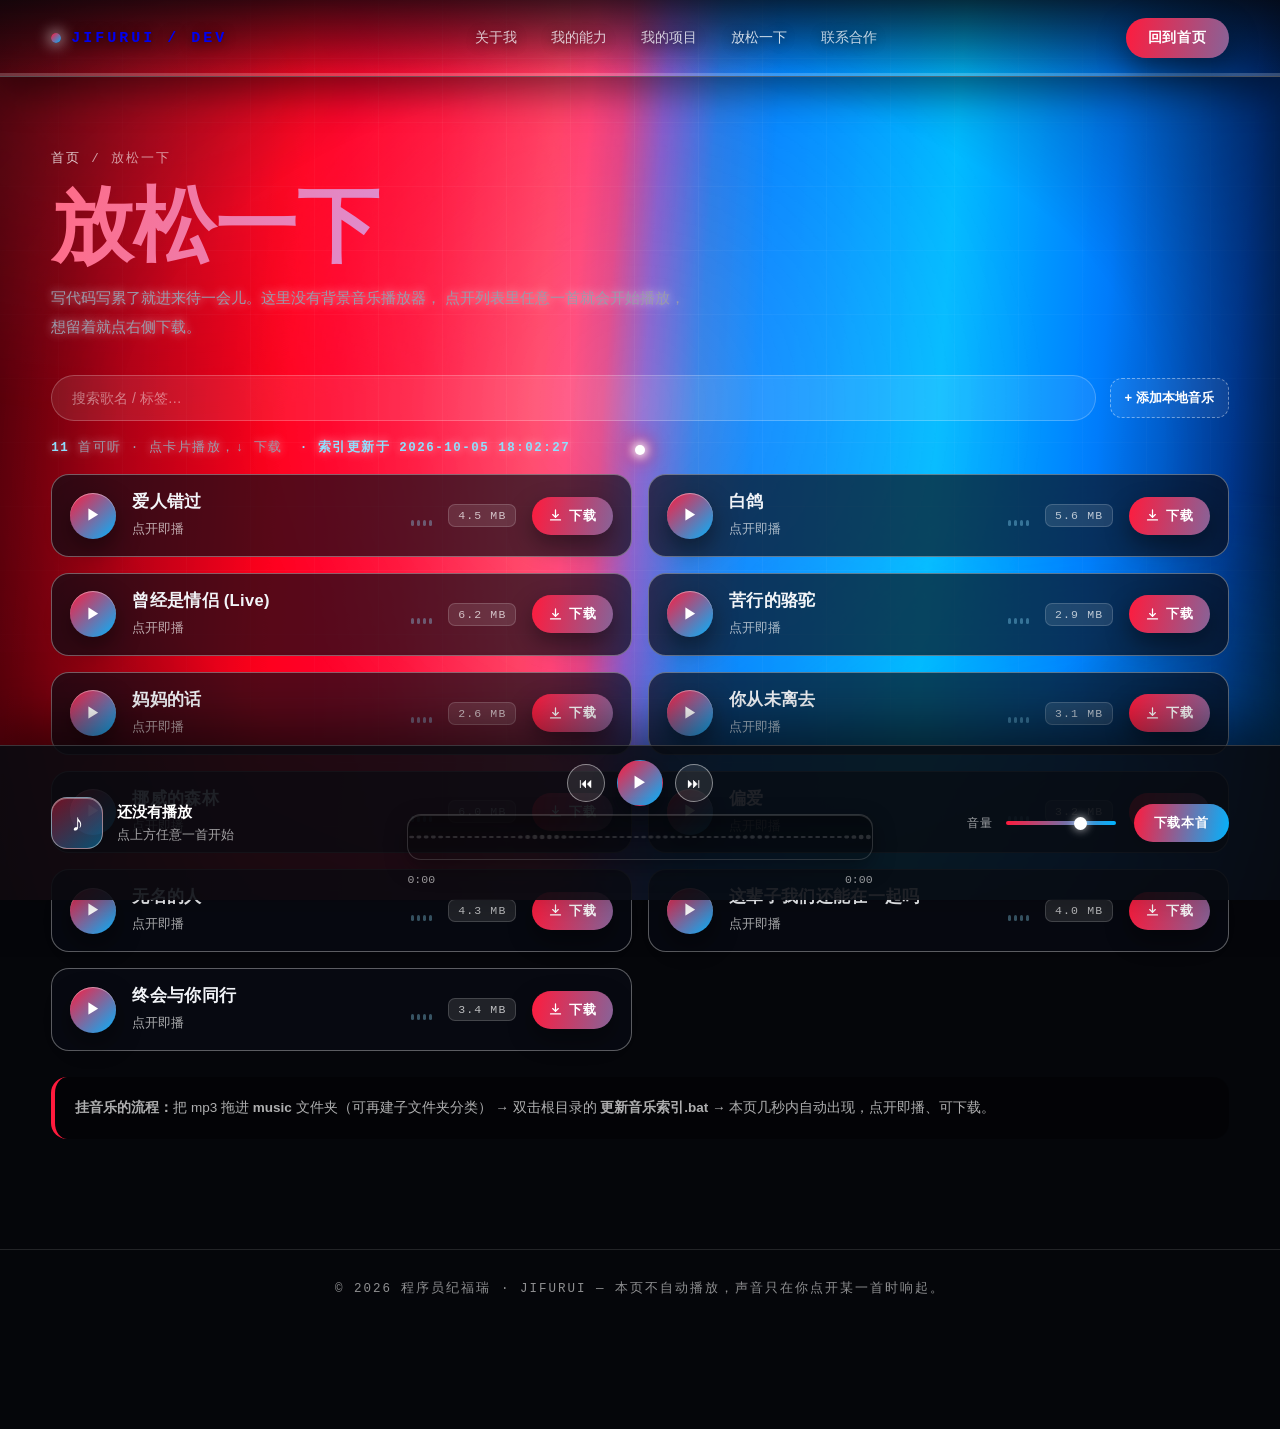
<file: relax.html>
<!DOCTYPE html>
<html lang="zh-CN">
<head>
<meta charset="UTF-8">
<meta name="viewport" content="width=device-width, initial-scale=1.0">
<title>放松一下 · 程序员纪福瑞</title>
<meta name="description" content="一个可以挂着的在线音乐放松页：自定义曲库、背景氛围、歌词与可视化，累了就来听会儿歌。">
<meta name="keywords" content="在线音乐,放松,白噪音,音乐播放器,纪福瑞">
<meta name="author" content="纪福瑞">
<meta name="robots" content="index,follow">
<link rel="canonical" href="https://jifurui.github.io/relax.html">
<meta property="og:type" content="website">
<meta property="og:site_name" content="纪福瑞 · 个人主页">
<meta property="og:locale" content="zh_CN">
<meta property="og:title" content="放松一下 · 程序员纪福瑞">
<meta property="og:description" content="累了就来听会儿歌：在线曲库 + 氛围背景的放松页面。">
<meta property="og:url" content="https://jifurui.github.io/relax.html">
<meta name="twitter:card" content="summary">
<link rel='stylesheet' href='style.css'>
<script src='music-index.js'></script>
</head>
<body>

<!-- 背景 -->
<div class="bg" aria-hidden="true">
  <div class="bg-core"></div>
  <div class="bg-fade"></div>
  <div class="bg-blobs">
    <span class="blob r"></span>
    <span class="blob b"></span>
    <span class="blob p"></span>
  </div>
  <div class="bg-sweep"></div>
  <div class="bg-grid"></div>
  <div class="bg-noise"></div>
  <div class="bg-vignette"></div>
</div>

<!-- 鼠标特效层 -->
<div id="cursor-layer" aria-hidden="true">
  <div class="cursor-aura" id="aura"></div>
  <div class="cursor-ring" id="ring"></div>
  <div class="cursor-core" id="core"></div>
</div>

<!-- 导航 -->
<header class="nav">
  <div class="nav-progress" id="navProgress"><i></i></div>
  <a href="index.html" style="text-decoration:none">
    <div class="logo"><span class="dot"></span>JIFURUI&nbsp;/&nbsp;DEV</div>
  </a>
  <nav class="nav-links">
    <a href="index.html#about">关于我</a>
    <a href="index.html#skills">我的能力</a>
    <a href="projects.html">我的项目</a>
    <a href="relax.html" style="color:#fff;">放松一下</a>
    <a href="index.html#contact">联系合作</a>
  </nav>
  <a href="index.html" style="text-decoration:none">
    <button class="btn" style="padding:11px 22px;font-size:13.5px;">回到首页</button>
  </a>
</header>

<!-- 页头 -->
<section class="page-head">
  <div class="wrap">
    <div class="crumb reveal">
      <a href="index.html">首页</a><span>/</span><span>放松一下</span>
    </div>
    <h1 class="page-title reveal">放松一下</h1>
    <p class="sec-sub ash reveal">
      写代码写累了就进来待一会儿。这里没有背景音乐播放器，
      点开列表里任意一首就会开始播放，想留着就点右侧下载。
    </p>
    <div class="file-tip reveal" id="rl-tip" hidden>
      当前是用 <code>file://</code> 直接打开的，浏览器会禁止网页自动下载（点「下载」没反应）。<br>
      请双击根目录的 <b>启动本地服务器.bat</b>，用 <code>http://localhost:8000</code> 打开本页，下载就正常了。
    </div>
  </div>
</section>

<section class="section rl-section">
  <div class="wrap">
    <div class="dl-tools reveal">
      <input class="dl-search" id="rl-search" type="search" placeholder="搜索歌名 / 标签…" aria-label="搜索音乐">
      <label class="music-file rl-add" for="rl-input">+ 添加本地音乐
        <input type="file" id="rl-input" accept="audio/*" multiple hidden>
      </label>
    </div>

    <div class="rl-count ash reveal">
      <span id="rl-num">0</span> 首可听 · 点卡片播放，↓ 下载
      <span class="rl-upd" id="rl-upd"></span>
    </div>

    <div class="rl-list" id="rl-list"></div>

    <div class="dl-empty reveal" id="rl-empty" hidden>
      这里还没有音乐。把 mp3 直接拖进站点的 <b>music</b> 文件夹，
      然后双击根目录的 <b>更新音乐索引.bat</b>，再刷新本页就会自动全部列出来。<br>
      临时试听也可以点右上角「+ 添加本地音乐」直接选本地音频（可多选，刷新前一直可听可下载）。
    </div>

    <div class="note reveal">
      <b>挂音乐的流程：</b>把 mp3 拖进 <b>music</b> 文件夹（可再建子文件夹分类）
      → 双击根目录的 <b>更新音乐索引.bat</b>
      → 本页几秒内自动出现，点开即播、可下载。
    </div>
  </div>
</section>

<footer class="rl-footer">
  © 2026 程序员纪福瑞 · JIFURUI — 本页不自动播放，声音只在你点开某一首时响起。
</footer>

<!-- 播放条（本页专属，不是背景音乐播放器） -->
<div class="rl-player" id="rl-player">
  <div class="rl-now">
    <div class="rl-cover" id="rl-cover">♪</div>
    <div class="rl-meta">
      <div class="rl-title" id="rl-title">还没有播放</div>
      <div class="rl-sub" id="rl-sub">点上方任意一首开始</div>
    </div>
  </div>

  <div class="rl-center">
    <div class="rl-ctrl">
      <button class="mini" id="rl-prev" title="上一首">⏮</button>
      <button class="mini wide" id="rl-play" title="播放 / 暂停">▶</button>
      <button class="mini" id="rl-next" title="下一首">⏭</button>
    </div>
    <div class="rl-prog">
      <!-- 律动与进度合一：canvas 画实时频谱波形，透明 range 叠在上面负责点击/拖动/键盘 -->
      <div class="rl-viz" id="rl-viz">
        <canvas id="rl-viz-cv" aria-hidden="true"></canvas>
        <input type="range" class="music-range rl-seek" id="rl-seek" min="0" max="1000" value="0" step="1" aria-label="播放进度">
      </div>
      <div class="music-time"><span id="rl-cur">0:00</span><span id="rl-dur">0:00</span></div>
    </div>
  </div>

  <div class="rl-right">
    <div class="music-row">
      <span class="music-label">音量</span>
      <input type="range" class="music-range rl-vol" id="rl-vol" min="0" max="100" value="70" step="1" aria-label="音量">
    </div>
    <a class="dl-btn rl-dl" id="rl-dl" download href="#">下载本首</a>
  </div>
</div>
<audio id="rl-audio" preload="metadata"></audio>

<!-- Toast -->
<div id="toast" style="
  position:fixed; left:50%; bottom:44px; transform:translate(-50%,30px);
  padding:14px 26px; border-radius:999px; z-index:99;
  background:linear-gradient(100deg,var(--red),var(--blue));
  color:#fff; font-weight:700; font-size:14px; letter-spacing:.06em;
  box-shadow:0 16px 40px rgba(0,0,0,.5);
  opacity:0; pointer-events:none; transition:opacity .4s, transform .4s;">
</div>

<script src='cursor.js'></script>
<script src='progress.js'></script>
<script src='relax.js'></script>
</body>
</html>
</file>
<file: style.css>
:root{
    --red:#ff1b3d;
    --red-deep:#7a0016;
    --blue:#00b4ff;
    --blue-deep:#00214a;
    --ink:#05060a;
    --paper:#f2f4f8;
    --font: "PingFang SC","Microsoft YaHei","Helvetica Neue",Helvetica,Arial,sans-serif;
    --mono: "SFMono-Regular",Consolas,"Liberation Mono",Menlo,monospace;
    --gray:#9ba6b6;                 /* 高级灰：低饱和冷调灰，用于副标题/说明/键名等 */
    --gray-glow:0 0 8px rgba(255,255,255,.5), 0 0 18px rgba(255,255,255,.22);  /* 高级灰文字的白色柔光 */
  }

  *{margin:0;padding:0;box-sizing:border-box;}
  html{scroll-behavior:smooth;}
  body{
    font-family:var(--font);
    background:var(--ink);
    color:var(--paper);
    overflow-x:hidden;
    cursor:none;
  }
  ::selection{background:var(--red);color:#fff;}

  /* ============ 背景：左红 / 右蓝 —— 均匀分布 + 交界淡化融合 + 高饱和 ============ */
  .bg{
    position:fixed; inset:0; z-index:-3; overflow:hidden;
  }
  .bg-core{
    position:absolute; inset:0;
    background:linear-gradient(94deg,
      #4a000c 0%,
      #8c0016 10%,
      #d4001f 22%,
      #ff1b3d 33%,
      #ff4463 42%,
      #c9427c 47%,
      #7a58b8 50%,
      #2f74d0 54%,
      #008cf5 62%,
      #00b4ff 72%,
      #0078e0 84%,
      #003a86 94%,
      #001430 100%);
    filter:saturate(1.22);
  }
  /* 淡淡的光雾：柔化交界 + 缓慢漂移
     （径向渐变本身就是软边，不需要 blur —— 去掉 filter 可免除每帧全屏模糊） */
  .bg-fade{
    position:absolute; inset:-14%;
    background:
      radial-gradient(38% 56% at 50% 46%, rgba(255,255,255,.28) 0%, rgba(255,255,255,0) 66%),
      radial-gradient(50% 42% at 20% 18%, rgba(255,60,90,.44) 0%, transparent 70%),
      radial-gradient(50% 42% at 80% 82%, rgba(0,190,255,.44) 0%, transparent 70%);
    opacity:.72;
    will-change:transform;
    animation:bgDrift 24s ease-in-out infinite alternate;
  }
  @keyframes bgDrift{
    0%{transform:translate3d(-3.5%,-2%,0) scale(1.04);}
    100%{transform:translate3d(3.5%,2.5%,0) scale(1.13);}
  }

  /* 动态①：三团柔光做超慢漂浮
     （不再使用 blur(58px)：那一层每帧都要重算一次全屏模糊，是卡顿主因之一；
      柔边完全交给 radial-gradient 自己完成，观感几乎一致） */
  .bg-blobs{
    position:absolute; inset:0;
    opacity:.68; mix-blend-mode:screen; overflow:hidden;
    contain:layout style paint;
  }
  .blob{position:absolute; border-radius:50%; will-change:transform;}
  .blob.r{
    width:46vw; height:46vw; left:-6vw; top:2vh;
    background:radial-gradient(circle at 50% 50%, rgba(255,40,80,.68) 0%, rgba(255,40,80,0) 70%);
    animation:blobA 26s ease-in-out infinite alternate;
  }
  .blob.b{
    width:52vw; height:52vw; right:-8vw; bottom:-4vh;
    background:radial-gradient(circle at 50% 50%, rgba(0,150,255,.62) 0%, rgba(0,150,255,0) 70%);
    animation:blobB 34s ease-in-out infinite alternate;
  }
  .blob.p{
    width:40vw; height:40vw; left:34vw; top:34vh;
    background:radial-gradient(circle at 50% 50%, rgba(150,90,235,.46) 0%, rgba(150,90,235,0) 70%);
    animation:blobC 42s ease-in-out infinite alternate;
  }
  @keyframes blobA{
    0%{transform:translate3d(0,0,0) scale(1);}
    100%{transform:translate3d(8vw,6vh,0) scale(1.22);}
  }
  @keyframes blobB{
    0%{transform:translate3d(0,0,0) scale(1.1);}
    100%{transform:translate3d(-9vw,-7vh,0) scale(.86);}
  }
  @keyframes blobC{
    0%{transform:translate3d(0,0,0) scale(.9);}
    100%{transform:translate3d(-8vw,9vh,0) scale(1.26);}
  }

  /* 网格纹理 */
  .bg-grid{
    position:absolute; inset:-70px;
    background-image:
      linear-gradient(rgba(255,255,255,.075) 1px, transparent 1px),
      linear-gradient(90deg, rgba(255,255,255,.075) 1px, transparent 1px);
    background-size:64px 64px;
    mask-image:radial-gradient(circle at 50% 40%, #000 25%, transparent 88%);
    -webkit-mask-image:radial-gradient(circle at 50% 40%, #000 25%, transparent 88%);
    will-change:transform, opacity;
    animation:gridPan 28s linear infinite, gridBreath 9s ease-in-out infinite alternate;
  }
  /* 动态②：网格极缓慢平移 + 明暗呼吸
     （改用 transform 位移：background-position 每帧都会重绘整层，非常吃 CPU） */
  @keyframes gridPan{
    0%{transform:translate3d(0,0,0);}
    100%{transform:translate3d(64px,64px,0);}
  }
  @keyframes gridBreath{
    0%{opacity:.55;}
    100%{opacity:1;}
  }

  /* 动态③：斜向微光缓慢扫过 */
  .bg-sweep{
    position:absolute; inset:-20%;
    background:linear-gradient(102deg,
      transparent 38%,
      rgba(255,255,255,.10) 47%,
      rgba(255,255,255,.19) 50%,
      rgba(255,255,255,.10) 53%,
      transparent 62%);
    animation:bgSweep 16s linear infinite;
    will-change:transform;
  }
  @keyframes bgSweep{
    0%{transform:translate3d(-45%,0,0);}
    100%{transform:translate3d(45%,0,0);}
  }
  .bg-noise{
    position:absolute; inset:0; opacity:.09; mix-blend-mode:overlay;
    background-image:url("data:image/svg+xml;utf8,<svg xmlns='http://www.w3.org/2000/svg' width='160' height='160'><filter id='n'><feTurbulence type='fractalNoise' baseFrequency='.9' numOctaves='3'/></filter><rect width='100%25' height='100%25' filter='url(%23n)' opacity='.6'/></svg>");
  }
  .bg-vignette{
    position:absolute; inset:0;
    background:radial-gradient(ellipse at 50% 50%, transparent 58%, rgba(0,0,0,.42) 100%);
  }
  /* 首屏让路：这些全屏动画在页面 load 之前先暂停。
     打开瞬间浏览器要同时做「建合成层 + 栅格化 + 解码音频」，
     再叠上 4 组全屏动画就会掉帧，所以等 load 后再统一放行。 */
  html:not(.ready) .bg-fade,
  html:not(.ready) .bg-blobs .blob,
  html:not(.ready) .bg-grid,
  html:not(.ready) .bg-sweep,
  html:not(.ready) .cta-box::before,
  html:not(.ready) .name .sr,
  html:not(.ready) .name .sb{animation-play-state:paused;}

  /* ============ 鼠标动态特效层 ============ */
  #cursor-layer{
    position:fixed; inset:0; z-index:60; pointer-events:none;
    opacity:1; transition:opacity .22s ease;
  }
  /* 离开窗口时整体淡出；回到页面一定恢复（光标与特效始终同进同出） */
  #cursor-layer.out{opacity:0;}
  /* 已关闭光标周围特效：光晕 / 光环 / 拖尾粒子全部不显示，只保留光标本体 */
  .cursor-aura,.cursor-ring,.spark{display:none !important;}
  .cursor-aura{
    position:absolute; width:160px; height:160px; border-radius:50%;
    left:0; top:0; transform:translate(-50%,-50%);
    background:radial-gradient(circle,
      rgba(255,255,255,.55) 0%,
      rgba(255,80,110,.42) 22%,
      rgba(255,27,61,.30) 42%,
      rgba(0,180,255,.24) 66%,
      rgba(0,180,255,.10) 82%,
      transparent 100%);
    /* 跟随光标移动，若再加 blur 就会每帧重算一次模糊 —— 去掉，靠渐变渐变本身出柔边 */
    mix-blend-mode:screen;
    will-change:transform;
  }
  .cursor-core{
    position:absolute; width:10px; height:10px; border-radius:50%;
    left:0; top:0; transform:translate(-50%,-50%);
    opacity:1;
    background:#fff;
    box-shadow:0 0 8px 3px rgba(255,255,255,.8), 0 0 18px 6px rgba(255,27,61,.55);
    will-change:transform;
  }
  .cursor-ring{
    position:absolute; width:24px; height:24px; border-radius:50%;
    left:0; top:0; transform:translate(-50%,-50%);
    border:1.5px solid rgba(255,255,255,.85);
    box-shadow:0 0 12px rgba(0,180,255,.9), inset 0 0 8px rgba(255,27,61,.7);
    will-change:transform;
  }
  .spark{
    position:absolute; width:6px; height:6px; border-radius:50%;
    left:0; top:0; pointer-events:none;
    /* 不用 will-change：粒子数量多时会创建大量合成层，反而更卡 */
  }

  /* ============ 通用 ============ */
  .wrap{width:min(1240px,92vw); margin:0 auto;}
  .eyebrow{
    font-family:var(--mono); font-size:13px; letter-spacing:.32em;
    text-transform:uppercase; opacity:.85;
  }
  .reveal{opacity:0; transform:translateY(38px); transition:opacity .9s cubic-bezier(.2,.7,.2,1), transform .9s cubic-bezier(.2,.7,.2,1);}
  .reveal.in{opacity:1; transform:none;}

  /* ============ 顶部导航 ============ */
  header.nav{
    position:fixed; top:0; left:0; right:0; z-index:50;
    display:flex; align-items:center; justify-content:space-between;
    padding:18px 4vw;
    backdrop-filter:blur(10px);
    background:linear-gradient(180deg, rgba(5,6,10,.55), rgba(5,6,10,0));
  }
  /* 顶部导航：页面滚动进度条 */
  .nav-progress{
    position:absolute; left:0; right:0; bottom:0; height:2px;
    background:rgba(255,255,255,.1); pointer-events:none; overflow:hidden;
  }
  .nav-progress i{
    display:block; height:100%; width:0;
    background:linear-gradient(90deg,var(--blue),var(--red));
    box-shadow:0 0 10px rgba(0,180,255,.55);
    transition:width .1s linear;
  }
  .logo{
    font-family:var(--mono); font-weight:700; font-size:15px; letter-spacing:.2em;
    display:flex; align-items:center; gap:10px;
  }
  .logo .dot{
    width:10px;height:10px;border-radius:50%;
    background:linear-gradient(135deg,var(--red),var(--blue));
    box-shadow:0 0 14px 3px rgba(255,255,255,.5);
    animation:pulse 1.8s infinite;
  }
  @keyframes pulse{0%,100%{transform:scale(1);}50%{transform:scale(1.5);} }
  .nav-links{display:flex; gap:30px; font-size:14px;}
  .nav-links a{
    color:var(--paper); text-decoration:none; opacity:.8; position:relative; padding:6px 2px;
    transition:opacity .3s;
  }
  .nav-links a::after{
    content:""; position:absolute; left:0; bottom:0; height:2px; width:0;
    background:linear-gradient(90deg,var(--red),var(--blue)); transition:width .35s;
  }
  .nav-links a:hover{opacity:1;}
  .nav-links a:hover::after{width:100%;}

  /* ============ HERO ============ */
  .hero{
    min-height:100vh; display:flex; align-items:center; position:relative; padding:120px 0 60px;
  }
  .hero-grid{display:grid; grid-template-columns:1.05fr auto .86fr; gap:clamp(24px,3.4vw,60px); align-items:center; width:100%;}
  .hero-left{align-self:center;}                     /* 左列保持垂直居中 */
  /* 律动柱与简历卡都撑满整行高度 → 两者底边（顶边）自动平齐 */
  .beat-col{display:flex; align-self:stretch; align-items:flex-end; justify-content:center;}
  .beat-glass{
    display:flex; flex-direction:column;
    width:104px; padding:14px 12px 12px; border-radius:24px; text-align:center;
    background-color:var(--glass-tint);
    background-image:var(--glass-face), var(--glass-sheen);
    backdrop-filter:blur(20px) saturate(1.8) brightness(1.08);
    -webkit-backdrop-filter:blur(20px) saturate(1.8) brightness(1.08);
    border:1px solid var(--glass-edge);
    border-top-color:rgba(255,255,255,.62);
    border-left-color:rgba(255,255,255,.52);
    box-shadow:0 26px 60px rgba(0,0,0,.5),
               inset 0 1px 0 var(--glass-hi),
               inset 0 -1px 0 rgba(255,255,255,.12),
               inset 0 0 0 1px rgba(255,255,255,.05),
               0 0 0 1px var(--glass-halo);
  }
  .beat-head{
    font-family:var(--mono); font-size:10.5px; letter-spacing:.18em;
    color:rgba(255,255,255,.72); display:flex; align-items:center; justify-content:center; gap:6px;
  }
  .beat-led{
    width:7px; height:7px; border-radius:50%;
    background:linear-gradient(135deg,var(--red),var(--blue));
    box-shadow:0 0 10px 2px rgba(255,255,255,.45);
    animation:pulse 1.6s infinite;
  }
  .beat-canvas{display:block; width:100%; flex:none; height:clamp(180px, 24vh, 300px); margin:10px 0 8px;}
  .beat-foot{
    font-family:var(--mono); font-size:11px; letter-spacing:.1em; color:rgba(255,255,255,.6);
    padding-top:8px; border-top:1px solid rgba(255,255,255,.18);
  }
  @media (max-width:980px){
    .beat-col{order:1; justify-content:flex-start; align-items:flex-start;}   /* 单列堆叠时仍夹在标题与简历卡之间 */
    .hero-grid > .idcard{order:2;}
    .beat-glass{width:min(420px,100%);}
    .beat-canvas{flex:none; min-height:0; height:132px;}
  }

  .badge{
    display:inline-flex; align-items:center; gap:10px;
    padding:8px 16px; border-radius:999px; font-size:13px; letter-spacing:.1em;
    background:rgba(255,255,255,.1); border:1px solid rgba(255,255,255,.28);
    backdrop-filter:blur(8px);
  }
  .badge .live{
    width:8px;height:8px;border-radius:50%;background:#3dff9e;
    box-shadow:0 0 10px 2px rgba(61,255,158,.8); animation:pulse 1.4s infinite;
  }

  h1.name{
    font-size:clamp(48px, 8.4vw, 128px);
    line-height:1.02; font-weight:900; letter-spacing:-.02em; margin:22px 0 8px;
    position:relative; display:block;
  }
  /* 每一行独立：红蓝双层弥散光影做呼吸漂移 */
  .name .line{position:relative; display:block;}
  .name .shadow{
    position:absolute; left:0; top:0; z-index:0; font-weight:900; white-space:nowrap;
    pointer-events:none; user-select:none;
  }
  /* 每行只保留本命色的弥散光：避免红蓝两层叠加在字周围产生白光 */
  .name .line-red  .sb{display:none;}
  .name .line-blue .sr{display:none;}
  /* will-change 让被模糊的大字单独成层：位移时只做合成，不每帧重算模糊 */
  .name .sr{color:var(--red); filter:blur(9px); opacity:.45; animation:driftR 5s ease-in-out infinite; will-change:transform;}
  .name .sb{color:var(--blue); filter:blur(10px); opacity:.45; animation:driftB 6s ease-in-out infinite; will-change:transform;}

  .name .txt{
    position:relative; z-index:2; display:inline-block;
    -webkit-background-clip:text; background-clip:text; color:transparent;
    /* 去掉标题周围的白色光晕 */
    filter:none;
    text-shadow:none;
  }
  /* 程序员：整体提亮（起点不再用近黑色），黑底上每个字都看得清；
     末尾收敛到柔粉而非近白，保留红光不泛白 */
  .name .line-red .txt{
    background-image:linear-gradient(100deg,
      #c4142c 0%, #ee2b4d 22%, #ff4d6a 50%, #ff7189 76%, #ff9db0 100%);
    filter:drop-shadow(0 0 14px rgba(255,60,90,.38));
  }
  /* 纪福瑞：浅蓝 → 深蓝（起点不用近白色，避免泛白光） */
  .name .line-blue .txt{
    background-image:linear-gradient(100deg,
      #7fd3ff 0%, #35a8f5 26%, #0f7fe0 54%, #0055b8 78%, #001538 100%);
  }
  @keyframes driftR{0%,100%{transform:translate(-8px,0);}50%{transform:translate(-18px,4px);} }
  @keyframes driftB{0%,100%{transform:translate(8px,0);}50%{transform:translate(18px,-4px);} }

  .role{
    font-family:var(--mono); font-size:clamp(15px,1.7vw,22px); letter-spacing:.16em;
    margin-top:18px; color:rgba(255,255,255,.9);
  }
  .role span{color:var(--red); text-shadow:0 0 18px rgba(255,27,61,.8);}
  .role em{font-style:normal; color:var(--blue); text-shadow:0 0 18px rgba(0,180,255,.9);}

  .desc{
    margin-top:22px; max-width:520px; line-height:1.9; font-size:15.5px;
    color:rgba(255,255,255,.82);
  }
  .desc b{color:#fff;}

  /* 互动按钮 */
  .btns{display:flex; flex-wrap:wrap; gap:16px; margin-top:38px;}
  .btn{
    position:relative; border:none; cursor:none; font-family:var(--font);
    font-size:15px; font-weight:700; letter-spacing:.06em;
    padding:16px 32px; border-radius:999px; color:#fff;
    background:linear-gradient(100deg,var(--red),var(--blue));
    background-size:220% 100%;
    overflow:hidden; isolation:isolate;
    transition:transform .35s cubic-bezier(.2,.7,.2,1), box-shadow .35s, background-position .6s;
    box-shadow:0 10px 30px rgba(0,0,0,.45);
  }
  .btn::before{
    content:""; position:absolute; inset:0; z-index:-1;
    background:radial-gradient(180px 180px at var(--mx,50%) var(--my,50%), rgba(255,255,255,.85), transparent 70%);
    opacity:0; transition:opacity .35s;
  }
  .btn:hover{transform:translateY(-5px) scale(1.04); background-position:100% 0;
    box-shadow:0 18px 44px rgba(255,27,61,.45), 0 18px 60px rgba(0,180,255,.35);}
  .btn:hover::before{opacity:.55;}
  .btn:active{transform:translateY(-1px) scale(.99);}
  .btn.ghost{
    background:transparent; border:1.5px solid rgba(255,255,255,.4);
    box-shadow:none; backdrop-filter:blur(6px);
  }
  .btn.ghost:hover{
    border-color:transparent;
    background:linear-gradient(100deg,rgba(255,27,61,.9),rgba(0,180,255,.9));
    box-shadow:0 14px 40px rgba(0,180,255,.4);
  }
  .btn .arrow{display:inline-block; transition:transform .35s;}
  .btn:hover .arrow{transform:translateX(6px);}

  /* HERO 右侧信息卡 */
  .idcard{
    position:relative; padding:34px 30px; border-radius:26px;
    align-self:stretch; display:flex; flex-direction:column; justify-content:center;
    background:linear-gradient(160deg, rgba(255,255,255,.16), rgba(255,255,255,.04));
    border:1px solid rgba(255,255,255,.24);
    backdrop-filter:blur(16px) saturate(1.3);
    box-shadow:0 30px 70px rgba(0,0,0,.45), inset 0 1px 0 rgba(255,255,255,.35);
    overflow:hidden;
  }
  .idcard::after{
    content:""; position:absolute; width:340px; height:340px; right:-140px; top:-140px; border-radius:50%;
    background:radial-gradient(circle, rgba(0,180,255,.55), transparent 65%);
    filter:blur(20px);
  }
  .idcard::before{
    content:""; position:absolute; width:300px; height:300px; left:-130px; bottom:-150px; border-radius:50%;
    background:radial-gradient(circle, rgba(255,27,61,.5), transparent 65%);
    filter:blur(20px);
  }
  .idcard > *{position:relative; z-index:2;}
  .avatar{
    width:96px;height:96px;border-radius:24px; display:grid;place-items:center;
    font-size:34px; font-weight:900; letter-spacing:.04em; color:#fff;
    background:linear-gradient(140deg,var(--red),var(--blue));
    box-shadow:0 12px 34px rgba(0,0,0,.5), inset 0 1px 0 rgba(255,255,255,.5);
    margin-bottom:20px;
  }
  .info-row{
    display:flex; justify-content:space-between; align-items:center; gap:14px;
    padding:13px 0; border-bottom:1px dashed rgba(255,255,255,.22);
    font-size:14.5px;
  }
  .info-row:last-of-type{border-bottom:none;}
  /* 键名（姓名/本人/学历/…/本站访问）：高级灰——低饱和冷灰，不抢右侧数值的视觉重心；
     外圈加一层白色柔光，与"本站访问"那行的发光质感一致，暗底上也更清晰 */
  .info-row .k{
    color:var(--gray); font-family:var(--mono); font-size:12.5px; letter-spacing:.12em;
    text-shadow:var(--gray-glow);
  }
  .info-row .v{font-weight:700; font-size:16px; text-align:right;}
  .info-row .v.red{color:#ff8098; text-shadow:0 0 14px rgba(255,27,61,.7);}
  .info-row .v.blue{color:#8fe0ff; text-shadow:0 0 14px rgba(0,180,255,.7);}
  .tagline{
    margin-top:18px; padding:14px 16px; border-radius:14px; font-size:13.5px; line-height:1.8;
    background:rgba(0,0,0,.28); border-left:3px solid var(--blue); color:rgba(255,255,255,.85);
  }

  .motto{
    margin-top:10px; padding-top:10px; border-top:1px dashed rgba(255,255,255,.18);
    font-family:var(--mono); font-size:12.5px; letter-spacing:.04em; color:#ffd9a0;
    min-height:1.4em; animation:mottoIn .8s both;
  }
  @keyframes mottoIn{from{opacity:0; transform:translateY(6px);}to{opacity:1; transform:none;}}
  /* 彩蛋：整站色相流转 */
  body.rainbow{animation:hueSpin 6s linear 1;}
  @keyframes hueSpin{
    0%{filter:none;}
    15%{filter:hue-rotate(120deg) saturate(1.6);}
    45%{filter:hue-rotate(240deg) saturate(1.8);}
    75%{filter:hue-rotate(320deg) saturate(1.5);}
    100%{filter:none;}
  }
  .scroll-hint{
    position:absolute; bottom:34px; left:50%; transform:translateX(-50%);
    font-family:var(--mono); font-size:12px; letter-spacing:.3em; color:rgba(255,255,255,.6);
    display:flex; flex-direction:column; align-items:center; gap:10px;
  }
  .scroll-hint i{
    display:block; width:1px; height:46px;
    background:linear-gradient(180deg,var(--red),var(--blue));
    animation:slideDown 1.8s infinite;
  }
  @keyframes slideDown{0%{transform:scaleY(0);transform-origin:top;}50%{transform:scaleY(1);transform-origin:top;}51%{transform:scaleY(1);transform-origin:bottom;}100%{transform:scaleY(0);transform-origin:bottom;}}

  /* ============ 数据条 ============ */
  .section{padding:110px 0; position:relative;}
  .sec-head{margin-bottom:54px;}
  .sec-title{
    font-size:clamp(30px,4.6vw,58px); font-weight:900; line-height:1.1; margin-top:14px;
  }
  .sec-title .r{color:#ff6b86; text-shadow:0 0 26px rgba(255,27,61,.6);}
  .sec-title .b{color:#79dcff; text-shadow:0 0 26px rgba(0,180,255,.6);}
  .sec-sub{margin-top:16px; color:rgba(255,255,255,.72); max-width:640px; line-height:1.9; font-size:15px;}
  /* 高级灰：低饱和冷调灰，用于需要沉稳质感的副标题；统一带白色柔光 */
  .sec-sub.ash{color:#9a9aab; text-shadow:var(--gray-glow);}

  .stats{display:grid; grid-template-columns:repeat(4,1fr); gap:18px;}
  .stat{
    padding:26px 22px; border-radius:20px; text-align:center;
    background:rgba(255,255,255,.08); border:1px solid rgba(255,255,255,.2);
    backdrop-filter:blur(10px); position:relative; overflow:hidden;
    transition:transform .4s, background .4s;
  }
  .stat:hover{transform:translateY(-8px); background:rgba(255,255,255,.14);}
  .stat .num{
    font-size:clamp(30px,3.6vw,46px); font-weight:900; font-family:var(--mono);
    background:linear-gradient(120deg,var(--red),var(--blue));
    -webkit-background-clip:text; background-clip:text; color:transparent;
  }
  .stat .lbl{margin-top:8px; font-size:13px; letter-spacing:.14em; color:rgba(255,255,255,.75);}

  /* ============ 公告栏 · 个人人生准则 ============ */
  .notice-sec{padding:78px 0 42px;}
  .notice{
    margin-bottom:0; padding:26px 26px 22px; border-radius:20px;
    background:rgba(255,255,255,.08); border:1px solid rgba(255,255,255,.2);
    backdrop-filter:blur(10px); position:relative; overflow:hidden;
  }
  .notice::before{
    content:''; position:absolute; left:0; top:0; bottom:0; width:3px;
    background:linear-gradient(180deg,var(--red),var(--blue));
  }
  .notice-top{display:flex; align-items:center; gap:12px; flex-wrap:wrap; margin-bottom:18px;}
  .notice-badge{
    font-size:15px; font-weight:800; letter-spacing:.12em; padding:6px 15px; border-radius:999px;
    color:#fff; background:linear-gradient(120deg,var(--red),var(--red-deep));
    box-shadow:0 0 18px rgba(255,27,61,.45);
  }
  .notice-name{font-size:clamp(23px,3vw,32px); font-weight:900; color:var(--blue); text-shadow:0 0 22px rgba(0,180,255,.55);}
  .notice-meta{font-family:var(--mono); font-size:14px; letter-spacing:.26em; color:#9aa4b2; opacity:.9; margin-left:auto; text-shadow:var(--gray-glow);}
  /* 红色强调：与标题 .r 同色系的亮红，带轻微光晕 */
  .notice-meta.red{color:#ff6b86; text-shadow:0 0 18px rgba(255,27,61,.5);}
  .notice-list{list-style:none; display:grid; gap:12px;}
  .notice-list li{
    display:flex; gap:14px; align-items:flex-start;
    padding:14px 16px; border-radius:14px;
    background:rgba(255,255,255,.05); border:1px solid rgba(255,255,255,.12);
    transition:transform .35s, background .35s, border-color .35s;
  }
  .notice-list li:hover{
    transform:translateX(6px);
    background:rgba(255,255,255,.1); border-color:rgba(255,255,255,.28);
  }
  .notice-list .n{
    flex:none; font-family:var(--mono); font-size:13px; font-style:normal; font-weight:800;
    padding:4px 9px; border-radius:8px; color:#9aa4b2; text-shadow:var(--gray-glow);
    background:rgba(255,255,255,.07); border:1px solid rgba(255,255,255,.18);
  }
  .notice-list p{font-size:14.5px; line-height:1.85; color:rgba(255,255,255,.82);}
  .notice-list b{color:#fff;}
  @media (max-width:640px){
    .notice-sec{padding:52px 0 28px;}
    .notice{padding:20px 18px 18px;}
    .notice-meta{margin-left:0;}
  }

  /* ============ 技能模块 ============ */
  .skills-layout{display:grid; grid-template-columns:1fr 1fr; gap:56px; align-items:start;}
  .skill{margin-bottom:30px;}
  .skill .top{display:flex; justify-content:space-between; align-items:baseline; gap:14px; margin-bottom:10px;}
  .skill .nm{flex:1; min-width:0; font-size:16px; font-weight:700; letter-spacing:.02em; line-height:1.4;}
  .skill .pc{flex:none; white-space:nowrap; font-family:var(--mono); font-size:13px; color:rgba(255,255,255,.7);}
  .bar{height:9px; border-radius:999px; background:rgba(255,255,255,.14); overflow:hidden; position:relative;}
  .bar i{
    display:block; height:100%; width:0; border-radius:999px;
    background:linear-gradient(90deg,var(--red),var(--blue));
    box-shadow:0 0 16px rgba(255,27,61,.7),0 0 26px rgba(0,180,255,.6);
    transition:width 1.4s cubic-bezier(.2,.7,.2,1);
  }
  .tags{display:flex; flex-wrap:wrap; gap:12px;}
  .tag{
    padding:11px 18px; border-radius:12px; font-size:14px; font-weight:600; cursor:none;
    background:rgba(255,255,255,.09); border:1px solid rgba(255,255,255,.22);
    backdrop-filter:blur(8px);
    transition:transform .35s cubic-bezier(.2,.7,.2,1), background .35s, color .35s, box-shadow .35s;
    position:relative; overflow:hidden;
  }
  .tag:hover{
    transform:translateY(-6px) rotate(-2deg) scale(1.06);
    color:#fff;
    background:linear-gradient(120deg,var(--red),var(--blue));
    box-shadow:0 14px 34px rgba(0,0,0,.45);
  }
  .tag.lg{font-size:15.5px; padding:14px 22px;}
  .note{
    margin-top:26px; font-size:13.5px; line-height:1.9; color:rgba(255,255,255,.68);
    padding:18px 20px; border-radius:16px; background:rgba(0,0,0,.26);
    border-left:3px solid var(--red);
  }
  .file-tip{
    margin-top:20px; font-size:13.5px; line-height:1.9; color:#ffe08a;
    padding:16px 20px; border-radius:16px;
    background:rgba(255,176,32,.10); border:1px solid rgba(255,176,32,.38);
    border-left:3px solid #ffb020;
  }
  .file-tip b{color:#fff;}
  .file-tip code{
    font-family:var(--font); background:rgba(255,255,255,.12);
    padding:2px 8px; border-radius:6px; color:#fff;
  }

  /* ============ 时间线 ============ */
  .timeline{position:relative; padding-left:34px;}
  .timeline::before{
    content:""; position:absolute; left:9px; top:6px; bottom:6px; width:2px;
    background:linear-gradient(180deg,var(--red),var(--blue)); opacity:.7;
  }
  .tl-item{position:relative; padding:0 0 34px 6px;}
  .tl-item::before{
    content:""; position:absolute; left:-34px; top:6px; width:20px;height:20px;border-radius:50%;
    background:var(--ink); border:3px solid #fff; box-shadow:0 0 16px 3px rgba(255,255,255,.5);
  }
  .tl-date{font-family:var(--mono); font-size:12.5px; letter-spacing:.16em; color:#ff8fa3;}
  .tl-title{font-size:19px; font-weight:800; margin:6px 0 8px;}
  .tl-desc{font-size:14.5px; line-height:1.85; color:#9aa4b2; text-shadow:var(--gray-glow);}

  /* ============ CTA ============ */
  .cta{
    padding:90px 0 120px; text-align:center;
  }
  .cta-box{
    padding:64px 40px; border-radius:32px; position:relative; overflow:hidden;
    background:linear-gradient(120deg, rgba(255,27,61,.28), rgba(0,180,255,.28));
    border:1px solid rgba(255,255,255,.26);
    backdrop-filter:blur(14px);
    box-shadow:0 40px 90px rgba(0,0,0,.5);
  }
  .cta-box::before{
    content:""; position:absolute; inset:-40%;
    background:conic-gradient(from 0deg, transparent, rgba(255,255,255,.22), transparent 30%);
    animation:spin 14s linear infinite;
  }
  @keyframes spin{to{transform:rotate(360deg);}}
  .cta-box > *{position:relative; z-index:2;}
  .cta h2{font-size:clamp(28px,4.4vw,54px); font-weight:900; line-height:1.35;}
  /* 与首屏大标题同名同款：一行深红→浅红，一行浅蓝→深蓝 */
  .cta h2 .cta-line{
    display:inline-block;
    -webkit-background-clip:text; background-clip:text; color:transparent;
    filter:none; text-shadow:none;
  }
  .cta h2 .line-red{
    background-image:linear-gradient(100deg,
      #c4142c 0%, #ee2b4d 22%, #ff4d6a 50%, #ff7189 76%, #ff9db0 100%);
    filter:drop-shadow(0 0 12px rgba(255,60,90,.32));
  }
  .cta h2 .line-blue{
    background-image:linear-gradient(100deg,
      #7fd3ff 0%, #35a8f5 26%, #0f7fe0 54%, #0055b8 78%, #001538 100%);
  }
  .cta p{margin:20px auto 34px; max-width:560px; line-height:1.9; color:rgba(255,255,255,.85);}

  footer{
    padding:30px 0 44px; text-align:center; font-family:var(--mono);
    font-size:12.5px; letter-spacing:.16em; color:rgba(255,255,255,.55);
    border-top:1px solid rgba(255,255,255,.12);
  }
  /* 页脚标语渐变：深蓝 → 浅蓝 → 浅红 → 深红 */
  .foot-grad{
    display:inline-block;
    background-image:linear-gradient(90deg,
      #0a47a1 0%, #7fd3ff 34%, #ff6b83 68%, #b3102a 100%);
    -webkit-background-clip:text; background-clip:text;
    color:transparent; -webkit-text-fill-color:transparent;
  }

  /* 页脚彩蛋提示 */
  .egg-tip{
    margin-top:14px; font-size:12px; letter-spacing:.08em; color:rgba(255,255,255,.42);
    display:flex; align-items:center; justify-content:center; gap:5px; flex-wrap:wrap;
  }
  .egg-tip kbd{
    display:inline-grid; place-items:center; min-width:22px; height:22px; padding:0 5px;
    font-family:var(--mono); font-size:12px; color:#ffd9a0;
    background:rgba(255,255,255,.07); border:1px solid rgba(255,255,255,.2);
    border-radius:6px; box-shadow:0 2px 0 rgba(0,0,0,.35);
  }

  /* ============ 背景音乐控制条 ============ */
  .music{
    position:fixed; right:24px; bottom:24px; z-index:70;
    display:flex; flex-direction:column; align-items:flex-end; gap:14px;
  }
  .music-btn{
    position:relative; width:56px; height:56px; border-radius:50%; border:none; cursor:none;
    display:grid; place-items:center; color:#fff;
    background:linear-gradient(135deg,var(--red),var(--blue));
    box-shadow:0 14px 34px rgba(0,0,0,.5), inset 0 1px 0 rgba(255,255,255,.45);
    transition:transform .35s cubic-bezier(.2,.7,.2,1), box-shadow .35s;
  }
  .music-btn:hover{transform:translateY(-4px) scale(1.06); box-shadow:0 20px 46px rgba(255,27,61,.4), 0 20px 60px rgba(0,180,255,.34);}
  .music-btn:active{transform:translateY(-1px) scale(.98);}
  .music-note{font-size:24px; line-height:1; text-shadow:0 2px 10px rgba(0,0,0,.4);}
  /* 律动：--beat 由 fun.js 按实时音量写入（0~1），音符与光环跟着节拍呼吸 */
  .music.playing .music-btn::after{
    content:""; position:absolute; inset:-8px; border-radius:50%;
    border:1.5px solid rgba(255,255,255,.6);
    transform:scale(calc(1 + var(--beat, 0) * .5));
    opacity:calc(.3 + var(--beat, 0) * .7);
    box-shadow:0 0 calc(var(--beat, 0) * 26px) rgba(0,180,255,.55);
    transition:transform .08s linear, opacity .08s linear;
  }
  .music.playing .music-note{
    animation:noteBounce 1.2s ease-in-out infinite;
    text-shadow:0 0 calc(4px + var(--beat, 0) * 24px) rgba(255,255,255,.9);
  }
  @keyframes musicPulse{0%{transform:scale(.9);opacity:.9;}100%{transform:scale(1.5);opacity:0;}}
  @keyframes noteBounce{0%,100%{transform:translateY(0);}50%{transform:translateY(-3px);}}

  .music-panel{
    width:262px; padding:18px 18px 16px; border-radius:20px;
    background:rgba(8,10,16,.62); border:1px solid rgba(255,255,255,.22);
    backdrop-filter:blur(18px) saturate(1.3);
    box-shadow:0 26px 60px rgba(0,0,0,.55), inset 0 1px 0 rgba(255,255,255,.18);
    transform-origin:bottom right;
    opacity:0; transform:translateY(14px) scale(.94); pointer-events:none;
    transition:opacity .32s cubic-bezier(.2,.7,.2,1), transform .32s cubic-bezier(.2,.7,.2,1);
  }
  .music.open .music-panel{opacity:1; transform:none; pointer-events:auto;}
  .music-head{display:flex; align-items:center; justify-content:space-between; margin-bottom:10px;}
  .music-title{font-size:13px; letter-spacing:.18em; font-family:var(--mono); color:rgba(255,255,255,.7);}
  .music-close{
    width:24px;height:24px;border-radius:50%; border:none; cursor:none; color:#fff; font-size:16px; line-height:1;
    background:rgba(255,255,255,.14); transition:background .3s;
  }
  .music-close:hover{background:rgba(255,255,255,.28);}
  /* 音乐律动：面板里的频谱条 */
  .viz{
    display:block; width:100%; height:52px; margin-bottom:12px; border-radius:12px;
    background:linear-gradient(180deg, rgba(0,0,0,.34), rgba(0,0,0,.14));
    border:1px solid rgba(255,255,255,.12);
  }
  .music-name{
    font-size:14px; font-weight:700; margin-bottom:12px; color:#fff;
    white-space:nowrap; overflow:hidden; text-overflow:ellipsis;
    text-shadow:0 2px 10px rgba(0,0,0,.4);
  }
  .music-range{
    -webkit-appearance:none; appearance:none; width:100%; height:4px; border-radius:999px; cursor:none;
    background:linear-gradient(90deg,var(--red),var(--blue)); outline:none;
  }
  .music-range::-webkit-slider-thumb{
    -webkit-appearance:none; width:13px; height:13px; border-radius:50%; background:#fff;
    box-shadow:0 0 10px rgba(255,255,255,.8); cursor:none;
  }
  .music-range::-moz-range-thumb{
    width:13px; height:13px; border:none; border-radius:50%; background:#fff;
    box-shadow:0 0 10px rgba(255,255,255,.8); cursor:none;
  }
  .music-time{
    display:flex; justify-content:space-between; margin-top:7px;
    font-family:var(--mono); font-size:11.5px; color:rgba(255,255,255,.6);
  }
  .music-ctrl{display:flex; align-items:center; justify-content:center; gap:12px; margin:14px 0 12px;}
  .mini{
    width:38px;height:38px;border-radius:50%; border:1px solid rgba(255,255,255,.28); cursor:none;
    background:rgba(255,255,255,.1); color:#fff; font-size:14px;
    transition:transform .3s, background .3s, box-shadow .3s;
  }
  .mini.wide{width:46px;height:46px; font-size:16px;
    background:linear-gradient(135deg,var(--red),var(--blue));
    box-shadow:0 10px 26px rgba(0,0,0,.45); border-color:transparent;}
  .mini:hover{transform:translateY(-3px) scale(1.06); background:rgba(255,255,255,.2);}
  .mini.wide:hover{background:linear-gradient(135deg,var(--red),var(--blue));}
  .music-row{display:flex; align-items:center; gap:12px;}
  .music-label{font-size:12px; font-family:var(--mono); color:rgba(255,255,255,.6); letter-spacing:.1em;}
  .music-file{
    display:block; margin-top:14px; padding:10px 14px; border-radius:12px; text-align:center;
    font-size:13px; font-weight:700; cursor:none; color:#fff;
    border:1px dashed rgba(255,255,255,.4); background:rgba(255,255,255,.06);
    transition:background .3s, border-color .3s, transform .3s;
  }
  .music-file:hover{background:linear-gradient(100deg,rgba(255,27,61,.85),rgba(0,180,255,.85)); border-color:transparent; transform:translateY(-2px);}
  .music-tip{margin-top:10px; font-size:11.5px; line-height:1.7; color:rgba(255,255,255,.55);}
  .music-tip b{color:rgba(255,255,255,.85);}
  .music:not(.open) .music-btn::before{
    content:""; position:absolute; inset:0; border-radius:50%;
    background:radial-gradient(circle, rgba(255,255,255,.35), transparent 70%);
    opacity:.6; animation:musicPulse 2.6s ease-out infinite;
  }
  /* 曲名处于提示态（静音 / 等待手势）时变黄；进度条在无音源时置灰 */
  .music-name[data-hint]{color:#ffd166;}
  .music-range:disabled{opacity:.4; cursor:default;}
  .music.muted .music-btn{box-shadow:0 14px 34px rgba(0,0,0,.5), 0 0 0 2px rgba(255,209,102,.8);}

  /* ============ 响应式 ============ */
  @media (max-width:980px){
    .hero-grid,.skills-layout{grid-template-columns:1fr; gap:44px;}
    .stats{grid-template-columns:repeat(2,1fr);}
    .nav-links{display:none;}
    .bg-fade{inset:-25%; opacity:.6;}
    .bg-blobs{opacity:.48; filter:blur(44px);}
  }
  /* 触屏 / 无悬停设备：保留系统指针，不画自定义光标 */
  @media (hover:none), (pointer:coarse){
    body, *{cursor:auto !important;}
    #cursor-layer{display:none !important;}
  }
  @media (prefers-reduced-motion: reduce){
    .bg-fade,.bg-blobs .blob,.bg-grid,.bg-sweep{animation:none;}
    .bg-grid{opacity:.7;}
  }
  @media (max-width:560px){
    .stats{grid-template-columns:1fr;}
    .btns{flex-direction:column;}
    .btn{width:100%;}
  }

  /* ============ 子页面：我的项目 ============ */
  .page-head{padding:150px 0 8px;}
  .crumb{
    display:flex; align-items:center; gap:10px;
    font-family:var(--mono); font-size:12.5px; letter-spacing:.16em; color:rgba(255,255,255,.6);
  }
  .crumb a{color:rgba(255,255,255,.78); text-decoration:none; transition:color .3s;}
  .crumb a:hover{color:#fff;}
  .page-title{
    font-size:clamp(38px,6.4vw,86px); font-weight:900; line-height:1.04; margin:16px 0 6px;
    background:linear-gradient(100deg,#ff6b86 0%,#c9a3ff 48%,#79dcff 100%);
    -webkit-background-clip:text; background-clip:text; color:transparent;
  }
  .filters{display:flex; flex-wrap:wrap; gap:12px; margin:28px 0 34px;}
  .filters .tag.on{
    color:#fff; background:linear-gradient(120deg,var(--red),var(--blue));
    border-color:transparent; box-shadow:0 14px 34px rgba(0,0,0,.45);
  }
  .proj-grid{display:grid; grid-template-columns:repeat(3,1fr); gap:22px;}
  .proj{
    position:relative; padding:26px 24px 22px; border-radius:22px; overflow:hidden;
    background:rgba(255,255,255,.07); border:1px solid rgba(255,255,255,.2);
    backdrop-filter:blur(12px);
    transition:transform .4s cubic-bezier(.2,.7,.2,1), box-shadow .4s, background .4s, opacity .4s;
  }
  .proj:hover{
    transform:translateY(-10px); background:rgba(255,255,255,.12);
    box-shadow:0 26px 60px rgba(0,0,0,.5);
  }
  .proj::after{
    content:""; position:absolute; right:-70px; top:-70px; width:200px; height:200px; border-radius:50%;
    background:radial-gradient(circle, rgba(255,27,61,.32), transparent 66%);
    opacity:0; transition:opacity .4s; pointer-events:none;
  }
  .proj:hover::after{opacity:1;}
  .proj-top{display:flex; align-items:center; justify-content:space-between; gap:12px;}
  .proj-idx{font-family:var(--mono); font-size:12px; letter-spacing:.22em; color:rgba(255,255,255,.55);}
  .proj-status{
    font-size:11.5px; padding:5px 11px; border-radius:999px; white-space:nowrap;
    border:1px solid rgba(255,255,255,.28); background:rgba(255,255,255,.1);
  }
  .proj-status.done{border-color:rgba(61,255,158,.45); color:#8dffc8; background:rgba(61,255,158,.12);}
  .proj-status.doing{border-color:rgba(0,180,255,.45); color:#8fe0ff; background:rgba(0,180,255,.14);}
  .proj-title{margin:14px 0 10px; font-size:21px; font-weight:800; line-height:1.35;}
  .proj-desc{font-size:14px; line-height:1.9; color:rgba(255,255,255,.72);}
  .proj-tags{display:flex; flex-wrap:wrap; gap:8px; margin-top:16px;}
  .proj-tags span{
    font-size:12px; padding:6px 10px; border-radius:8px;
    background:rgba(255,255,255,.1); border:1px solid rgba(255,255,255,.18);
  }
  .proj-foot{
    display:flex; align-items:center; justify-content:space-between; gap:12px; margin-top:18px;
    font-family:var(--mono); font-size:12px; color:rgba(255,255,255,.55);
  }
  .proj-link{color:#8fe0ff; text-decoration:none; font-weight:700; transition:color .3s;}
  .proj-link:hover{color:#fff;}
  @media (max-width:980px){
    .proj-grid{grid-template-columns:repeat(2,1fr);}
    .page-head{padding:130px 0 0;}
  }
  @media (max-width:640px){
    .proj-grid{grid-template-columns:1fr;}
  }

  /* ============ 资源下载 ============ */
  .dl-head{margin-bottom:26px;}
  .dl-title{
    font-size:clamp(26px,3.8vw,48px); font-weight:900; line-height:1.1;
    background:linear-gradient(100deg,#ff6b86 0%,#c9a3ff 48%,#79dcff 100%);
    -webkit-background-clip:text; background-clip:text; color:transparent;
  }
  .dl-count{
    display:inline-block; vertical-align:middle; margin-left:12px;
    font-family:var(--mono); font-size:12.5px; letter-spacing:.1em; font-weight:700;
    -webkit-text-fill-color:rgba(255,255,255,.6);
  }
  .dl-grid{display:grid; grid-template-columns:repeat(2,1fr); gap:18px;}
  .dl-card{
    display:flex; align-items:center; gap:16px; padding:18px 20px; border-radius:18px;
    background:rgba(255,255,255,.07); border:1px solid rgba(255,255,255,.18);
    backdrop-filter:blur(12px);
    transition:transform .4s cubic-bezier(.2,.7,.2,1), box-shadow .4s, background .4s;
  }
  .dl-card:hover{
    transform:translateY(-6px); background:rgba(255,255,255,.12);
    box-shadow:0 22px 48px rgba(0,0,0,.45);
  }
  .dl-icon{
    flex:0 0 52px; width:52px; height:52px; border-radius:15px; display:grid; place-items:center;
    font-size:24px; border:1px solid rgba(255,255,255,.22);
    background:linear-gradient(140deg, rgba(255,27,61,.35), rgba(0,180,255,.35));
  }
  .dl-main{flex:1; min-width:0;}
  .dl-name{font-size:16px; font-weight:800; overflow:hidden; text-overflow:ellipsis; white-space:nowrap;}
  .dl-desc{margin-top:6px; font-size:13px; line-height:1.7; color:rgba(255,255,255,.66);}
  .dl-meta{display:flex; flex-wrap:wrap; gap:8px; margin-top:10px;}
  .dl-meta span{
    font-family:var(--mono); font-size:11.5px; padding:4px 9px; border-radius:7px;
    background:rgba(255,255,255,.1); border:1px solid rgba(255,255,255,.16);
    color:rgba(255,255,255,.7);
  }
  .dl-btn{
    flex:0 0 auto; padding:11px 22px; border-radius:999px; text-decoration:none;
    color:#fff; font-size:13.5px; font-weight:700; letter-spacing:.06em; cursor:none;
    background:linear-gradient(100deg,var(--red),var(--blue));
    transition:transform .3s cubic-bezier(.2,.7,.2,1), box-shadow .3s;
  }
  .dl-btn:hover{transform:translateY(-3px) scale(1.04); box-shadow:0 14px 30px rgba(0,0,0,.45);}
  .dl-card.miss{opacity:.5;}
  .dl-card.miss .dl-btn{background:rgba(255,255,255,.16); pointer-events:none;}
  .dl-empty{
    padding:26px 24px; border-radius:18px; font-size:14px; line-height:1.9;
    color:rgba(255,255,255,.72); background:rgba(0,0,0,.26);
    border:1px dashed rgba(255,255,255,.28); border-left:3px solid var(--blue);
  }
  .dl-empty b{color:#8fe0ff;}
  /* 纯文本文件索引：卡片列表是 JS 动态渲染的，搜索引擎抓不到，这里给爬虫留一份 */
  .seo-list{margin-top:24px;}
  .seo-list summary{
    cursor:pointer; font-size:13.5px; color:rgba(255,255,255,.62); padding:10px 18px;
    border-radius:10px; background:rgba(255,255,255,.05);
    border:1px solid rgba(255,255,255,.12); list-style:none;
  }
  .seo-list summary::-webkit-details-marker{display:none;}
  .seo-list summary::before{content:'▸ ';}
  .seo-list[open] summary::before{content:'▾ ';}
  .seo-list .seo-files{
    margin-top:12px; padding:14px 18px; border-radius:12px; max-height:300px; overflow:auto;
    background:rgba(0,0,0,.24); border:1px solid rgba(255,255,255,.1);
    font-size:12.5px; line-height:2.1; color:rgba(255,255,255,.55);
  }
  .seo-list .seo-files a{color:rgba(255,255,255,.62); text-decoration:none;}
  .seo-list .seo-files a:hover{color:#8fe0ff; text-decoration:underline;}
  .seo-list .seo-files a + a::before{content:' · '; color:rgba(255,255,255,.2);}
  .dl-tools{display:flex; flex-wrap:wrap; gap:14px; align-items:center; margin-bottom:18px;}
  .dl-search{
    flex:1; min-width:240px; padding:14px 20px; border-radius:999px; outline:none;
    font-family:var(--font); font-size:14px; color:#fff; cursor:text;
    background:rgba(255,255,255,.08); border:1px solid rgba(255,255,255,.22);
    transition:border-color .3s, background .3s, box-shadow .3s;
  }
  .dl-search::placeholder{color:rgba(255,255,255,.45);}
  .dl-search:focus{border-color:rgba(0,180,255,.6); background:rgba(255,255,255,.13); box-shadow:0 0 0 4px rgba(0,180,255,.14);}
  .dl-batch{white-space:nowrap;}
  .dl-tabs{display:flex; flex-wrap:wrap; gap:12px; margin-bottom:26px;}
  .dl-tabs .tag{cursor:none;}
  .dl-tabs .tag.on{
    color:#fff; background:linear-gradient(120deg,var(--red),var(--blue));
    border-color:transparent; box-shadow:0 14px 34px rgba(0,0,0,.45);
  }
  .dl-more-wrap{display:flex; justify-content:center; margin-top:30px;}
  @media (max-width:760px){
    .dl-grid{grid-template-columns:1fr;}
    .dl-card{flex-wrap:wrap;}
    .dl-btn{width:100%; text-align:center;}
  }

  /* ============ 性能保护档：检测到帧率偏低时由 JS 给 <html> 加 .lite ============ */
  html.lite .bg-blobs,
  html.lite .bg-sweep,
  html.lite .bg-noise{display:none;}
  html.lite .bg-fade{animation:none; opacity:.5;}
  html.lite .bg-grid{animation:gridBreath 11s ease-in-out infinite alternate; opacity:.55;}
  /* backdrop-filter 最贵：只要背景在动，每个毛玻璃元素每帧都要重采样一次背景 */
  html.lite .idcard,
  html.lite .stat,
  html.lite .tag,
  html.lite .badge,
  html.lite .btn,
  html.lite .cta-box,
  html.lite .proj,
  html.lite .dl-card,
  html.lite .music-panel,
  html.lite .tl-item{backdrop-filter:none;}
  html.lite header.nav{
    backdrop-filter:none;
    background:linear-gradient(180deg, rgba(5,6,10,.72), rgba(5,6,10,0));
  }
  /* 全幅旋转的锥形渐变 = 每帧全屏重绘，降档时停掉 */
  html.lite .cta-box::before{animation:none; opacity:.35;}
  html.lite .name .sr,
  html.lite .name .sb{animation:none;}
  html.lite .idcard::before,
  html.lite .idcard::after{filter:none;}

  /* ============ 子页面：放松一下（音乐列表 + 播放条，无背景音乐播放器） ============ */
  .rl-section{padding-top:26px;}
  .rl-add{margin-top:0; flex:0 0 auto; white-space:nowrap;}
  .rl-count{
    font-family:var(--mono); font-size:12.5px; letter-spacing:.12em;
    color:rgba(255,255,255,.6); margin:0 0 18px;
  }
  /* 高级灰：仅作用于说明文字，内部数字/时间仍为亮蓝 */
  .rl-count.ash{color:#9a9aab; text-shadow:var(--gray-glow);}
  .rl-count span{color:#8fe0ff; font-weight:700;}
  .rl-upd{margin-left:8px; color:rgba(255,255,255,.4); font-weight:400;}
  .rl-list{display:grid; grid-template-columns:repeat(2,1fr); gap:16px;}
  .rl-card{
    display:flex; align-items:center; gap:16px; cursor:none;
    padding:16px 18px; border-radius:18px;
    background:rgba(255,255,255,.07); border:1px solid rgba(255,255,255,.18);
    backdrop-filter:blur(12px);
    transition:transform .4s cubic-bezier(.2,.7,.2,1), box-shadow .4s, background .4s, border-color .4s;
  }
  .rl-card:hover{
    transform:translateY(-6px); background:rgba(255,255,255,.12);
    border-color:rgba(255,255,255,.34); box-shadow:0 22px 48px rgba(0,0,0,.45);
  }
  .rl-card.on{
    background:linear-gradient(100deg, rgba(255,27,61,.22), rgba(0,180,255,.22));
    border-color:rgba(255,255,255,.45);
    box-shadow:0 18px 44px rgba(0,0,0,.45);
  }
  .rl-play{
    flex:0 0 46px; width:46px; height:46px; border-radius:50%;
    display:grid; place-items:center; font-size:15px; color:#fff;
    background:linear-gradient(135deg,var(--red),var(--blue));
    box-shadow:0 10px 26px rgba(0,0,0,.45), inset 0 1px 0 rgba(255,255,255,.4);
    transition:transform .35s cubic-bezier(.2,.7,.2,1);
  }
  .rl-card:hover .rl-play{transform:scale(1.08);}
  .rl-main{flex:1; min-width:0;}
  .rl-name{
    font-size:16.5px; font-weight:800; letter-spacing:.02em;
    overflow:hidden; text-overflow:ellipsis; white-space:nowrap;
  }
  .rl-desc{
    margin-top:6px; font-size:13px; line-height:1.6; color:rgba(255,255,255,.66);
    overflow:hidden; text-overflow:ellipsis; white-space:nowrap;
  }
  /* 正在播放时的小律动条 */
  .rl-wave{flex:0 0 auto; display:flex; align-items:flex-end; gap:3px; height:20px; opacity:.35;}
  .rl-wave i{display:block; width:3px; height:6px; border-radius:2px; background:#8fe0ff;}
  .rl-wave.run{opacity:1;}
  .rl-wave.run i{animation:rlWave .9s ease-in-out infinite;}
  .rl-wave.run i:nth-child(2){animation-delay:.15s;}
  .rl-wave.run i:nth-child(3){animation-delay:.3s;}
  .rl-wave.run i:nth-child(4){animation-delay:.45s;}
  @keyframes rlWave{0%,100%{height:6px;}50%{height:19px;}}
  .rl-size{
    flex:0 0 auto; font-family:var(--mono); font-size:11.5px; letter-spacing:.1em;
    padding:4px 9px; border-radius:7px; color:rgba(255,255,255,.7);
    background:rgba(255,255,255,.1); border:1px solid rgba(255,255,255,.16);
  }
  .rl-get{
    flex:0 0 auto; display:inline-flex; align-items:center; gap:6px; cursor:none;
    padding:10px 16px; border-radius:999px; color:#fff; font-family:var(--font);
    font-size:13px; font-weight:700; letter-spacing:.06em;
    background:linear-gradient(100deg,var(--red),var(--blue)); background-size:220% 100%;
    border:none; box-shadow:0 10px 24px rgba(0,0,0,.4);
    transition:transform .3s cubic-bezier(.2,.7,.2,1), box-shadow .3s, background-position .5s;
  }
  .rl-get svg{width:15px; height:15px; fill:none; stroke:#fff; stroke-width:2; stroke-linecap:round; stroke-linejoin:round;}
  .rl-get:hover{transform:translateY(-3px) scale(1.05); background-position:100% 0; box-shadow:0 14px 32px rgba(0,180,255,.4);}
  .rl-get:active{transform:translateY(-1px) scale(.99);}

  /* 底部播放条 */
  .rl-player{
    position:fixed; left:0; right:0; bottom:0; z-index:70;
    display:grid; grid-template-columns:minmax(200px,1fr) minmax(240px,1.4fr) minmax(200px,1fr);
    align-items:center; gap:24px;
    padding:14px 4vw; color:#fff;
    background:rgba(8,10,16,.66); border-top:1px solid rgba(255,255,255,.18);
    backdrop-filter:blur(18px) saturate(1.3);
    box-shadow:0 -18px 50px rgba(0,0,0,.5);
  }
  .rl-now{display:flex; align-items:center; gap:14px; min-width:0;}
  .rl-cover{
    flex:0 0 52px; width:52px; height:52px; border-radius:16px; display:grid; place-items:center;
    font-size:24px; border:1px solid rgba(255,255,255,.22);
    background:linear-gradient(140deg, rgba(255,27,61,.42), rgba(0,180,255,.42));
    box-shadow:inset 0 1px 0 rgba(255,255,255,.35);
  }
  .rl-cover.spin{box-shadow:0 0 22px rgba(0,180,255,.55), inset 0 1px 0 rgba(255,255,255,.35);}
  .rl-meta{min-width:0;}
  .rl-title{font-size:15px; font-weight:800; overflow:hidden; text-overflow:ellipsis; white-space:nowrap;}
  .rl-sub{margin-top:5px; font-size:12.5px; color:rgba(255,255,255,.62); overflow:hidden; text-overflow:ellipsis; white-space:nowrap;}
  .rl-center{display:flex; flex-direction:column; align-items:center; gap:8px;}
  .rl-ctrl{display:flex; align-items:center; gap:12px;}
  .rl-prog{width:100%; display:flex; flex-direction:column; gap:6px;}
  /* 律动 + 进度条：频谱波形就是进度条本体 */
  .rl-viz{
    position:relative; width:100%; height:46px; border-radius:14px; overflow:hidden;
    background:linear-gradient(180deg, rgba(0,0,0,.4), rgba(0,0,0,.16));
    border:1px solid rgba(255,255,255,.16);
    box-shadow:inset 0 1px 0 rgba(255,255,255,.14), 0 8px 22px rgba(0,0,0,.35);
  }
  .rl-viz canvas{display:block; width:100%; height:100%;}
  /* 透明的 range 覆盖在波形上：拖动/点击/键盘都还用它，只是看不到原生的条 */
  .rl-viz .rl-seek{
    position:absolute; top:0; left:-6.5px; width:calc(100% + 13px); height:100%;
    margin:0; padding:0; background:transparent; opacity:0; cursor:none;
  }
  .rl-right{display:flex; align-items:center; justify-content:flex-end; gap:18px;}
  .rl-vol{width:110px;}
  .rl-dl{padding:10px 20px; font-size:13px;}
  .rl-footer{padding-bottom:132px;}

  @media (max-width:1100px){
    .rl-player{grid-template-columns:1fr 1fr; gap:14px 20px;}
    .rl-center{grid-column:1 / -1; order:3;}
    .rl-right{justify-content:flex-start;}
  }
  @media (max-width:760px){
    .rl-list{grid-template-columns:1fr;}
    .rl-card{flex-wrap:wrap;}
    .rl-main{flex:1 1 100%; order:3;}
    .rl-player{padding:12px 4vw; grid-template-columns:1fr;}
    .rl-right{justify-content:space-between;}
    .rl-vol{width:88px;}
    .rl-footer{padding-bottom:210px;}
  }
  html.lite .rl-card,
  html.lite .rl-player{backdrop-filter:none;}
  html.lite .rl-player{background:rgba(8,10,16,.9);}

  /* =========================================================
     新增趣味模块：开机自检 / 热力图 / 雷达图 / 粒子 / 主题 / 胶囊
     ========================================================= */

  /* ---------- 开机自检 ---------- */
  html.no-boot #boot{display:none;}
  #boot{
    position:fixed; inset:0; z-index:300; background:#04050a;
    display:grid; place-items:center; transition:opacity .5s ease;
  }
  #boot.done{opacity:0; pointer-events:none;}
  .boot-inner{width:min(600px,86vw); font-family:var(--mono);}
  #bootLog{
    font-size:13px; line-height:2; color:#7dffb2; white-space:pre-wrap;
    text-shadow:0 0 14px rgba(0,255,150,.45); min-height:190px; margin:0;
  }
  .boot-bar{height:6px; border-radius:999px; background:rgba(255,255,255,.12); overflow:hidden;}
  .boot-bar i{display:block; height:100%; width:0; background:linear-gradient(90deg,var(--red),var(--blue)); transition:width .18s linear;}
  .boot-skip{margin-top:14px; font-size:11.5px; letter-spacing:.22em; color:rgba(255,255,255,.38);}

  /* ---------- 通用面板（热力图 / 雷达图） ---------- */
  .panel{
    padding:24px 26px; border-radius:20px;
    background:rgba(255,255,255,.07); border:1px solid rgba(255,255,255,.16);
    backdrop-filter:blur(10px);
  }
  .panel-head{display:flex; align-items:center; justify-content:space-between; gap:12px; margin-bottom:18px;}
  .panel-sub{font-family:var(--mono); font-size:12px; letter-spacing:.08em; color:rgba(255,255,255,.55);}

  /* ---------- 提交热力图 ---------- */
  .heat{
    display:grid; grid-auto-flow:column; grid-template-rows:repeat(7,13px);
    grid-auto-columns:13px; gap:3px; justify-content:start;
    overflow-x:auto; padding-bottom:10px;
  }
  .heat i{
    display:block; border-radius:3px;
    background:rgba(255,255,255,.09); border:1px solid rgba(255,255,255,.07);
    transition:transform .15s;
  }
  .heat i:hover{transform:scale(1.35); outline:1px solid #fff; z-index:2;}
  .heat i.l1{background:rgba(255,27,61,.35);}
  .heat i.l2{background:rgba(255,27,61,.6);}
  .heat i.l3{background:rgba(255,27,61,.85);}
  .heat i.l4{background:#ff1b3d; box-shadow:0 0 10px rgba(255,27,61,.8);}
  /* 热力图：悬停气泡（原生 title 不能加粗，改用自定义气泡） */
  .heat-tip{
    position:fixed; left:0; top:0; z-index:200; pointer-events:none;
    padding:9px 13px; border-radius:12px; white-space:nowrap;
    font-family:var(--mono); font-size:12.5px; line-height:1.7; color:#eef2fa;
    background:linear-gradient(165deg, rgba(26,31,46,.94), rgba(8,10,16,.88));
    border:1px solid rgba(255,255,255,.42);
    backdrop-filter:blur(14px) saturate(1.6);
    -webkit-backdrop-filter:blur(14px) saturate(1.6);
    box-shadow:0 18px 42px rgba(0,0,0,.55), inset 0 1px 0 rgba(255,255,255,.4),
               0 0 0 1px rgba(255,255,255,.12);
    opacity:0; transform:translateY(4px);
    transition:opacity .18s ease, transform .18s ease;
  }
  .heat-tip.on{opacity:1; transform:none;}
  .heat-tip .tip-day{display:block; color:rgba(255,255,255,.88);}
  .heat-tip .tip-road{
    display:block; margin-top:3px; font-size:13.5px; font-weight:900; letter-spacing:.06em;
    background:linear-gradient(100deg,#ff6b86,#c9a3ff 48%,#79dcff);
    -webkit-background-clip:text; background-clip:text;
    color:transparent; -webkit-text-fill-color:transparent;
  }
  .heat-legend{
    margin-top:12px; font-family:var(--mono); font-size:11.5px; letter-spacing:.1em;
    color:rgba(255,255,255,.5); display:flex; align-items:center; gap:6px;
  }
  .heat-legend i{width:11px; height:11px; border-radius:3px; display:inline-block;}

  /* ---------- 点击粒子 ---------- */
  .pcl{
    position:fixed; z-index:120; pointer-events:none; font-family:var(--mono);
    font-weight:800; font-size:15px; color:#8fe0ff; text-shadow:0 0 12px rgba(0,180,255,.85);
    animation:pclUp .9s cubic-bezier(.2,.7,.2,1) forwards;
  }
  @keyframes pclUp{
    0%{opacity:1; transform:translate(0,0) scale(1);}
    100%{opacity:0; transform:translate(var(--dx), -86px) scale(.5) rotate(var(--rot));}
  }

  /* ---------- 主题切换按钮 ---------- */
  .theme-btn{
    width:40px; height:40px; flex:none; border-radius:50%; cursor:none;
    display:grid; place-items:center; font-size:16px; color:#fff;
    background:rgba(255,255,255,.1); border:1px solid rgba(255,255,255,.24);
    backdrop-filter:blur(8px); transition:transform .3s, background .3s;
  }
  .theme-btn:hover{transform:rotate(-18deg) scale(1.08); background:rgba(255,255,255,.2);}

  /* ---------- 人生进度 ---------- */
  .life{
    margin-top:16px; padding:14px 16px; border-radius:14px;
    background:rgba(0,0,0,.24); border-left:3px solid var(--red);
  }
  .life-top{
    display:flex; justify-content:space-between; align-items:baseline;
    font-family:var(--mono); font-size:12px; letter-spacing:.1em; color:rgba(255,255,255,.72);
    margin-bottom:9px;
  }
  .life-top b{color:#ff8098; font-size:13px;}
  .life-sub{margin-top:8px; font-size:12px; color:rgba(255,255,255,.5);}

  /* ---------- 时间胶囊 ---------- */
  .capsule{
    margin:22px auto 0; max-width:520px; padding:16px 18px; border-radius:16px;
    background:rgba(0,0,0,.25); border:1px dashed rgba(255,255,255,.2);
  }
  .capsule b{display:block; font-size:12.5px; letter-spacing:.1em; color:#ffd9a0; margin-bottom:12px;}
  .cap-row{display:flex; gap:8px;}
  .cap-row input{
    flex:1; min-width:0; padding:10px 12px; border-radius:10px; font:inherit; font-size:13px;
    background:rgba(255,255,255,.08); border:1px solid rgba(255,255,255,.18); color:inherit; outline:none;
  }
  .cap-row input::placeholder{color:rgba(255,255,255,.4);}
  .mini-btn{
    flex:none; padding:0 18px; border:none; border-radius:10px; cursor:none;
    font-weight:700; font-size:13px; color:#fff; background:linear-gradient(100deg,var(--red),var(--blue));
  }
  .cap-tip{margin-top:11px; font-size:12px; line-height:1.8; color:rgba(255,255,255,.55);}
  .cap-modal{
    position:fixed; inset:0; z-index:150; display:grid; place-items:center;
    background:rgba(0,0,0,.72); backdrop-filter:blur(6px); animation:pclIn .4s both;
  }
  @keyframes pclIn{from{opacity:0;}to{opacity:1;}}
  .cap-box{
    width:min(460px,88vw); padding:34px 30px; border-radius:22px; text-align:center;
    background:linear-gradient(150deg, rgba(255,255,255,.16), rgba(255,255,255,.05));
    border:1px solid rgba(255,255,255,.26); box-shadow:0 30px 70px rgba(0,0,0,.5);
  }
  .cap-box h3{font-size:20px; margin-bottom:14px;}
  .cap-box p{font-size:15px; line-height:1.9; color:#ffd9a0; margin-bottom:20px; word-break:break-all;}

  /* ---------- 键盘音效开关 ---------- */
  .kbd-snd{
    display:flex; align-items:center; gap:8px; margin-top:14px;
    font-size:12.5px; color:rgba(255,255,255,.8);
  }

  /* ---------- 打字机光标 ---------- */
  .hero h1 .txt.typing::after{
    content:''; display:inline-block; width:.06em; height:.82em; margin-left:.06em;
    background:#fff; vertical-align:baseline; animation:twBlink .8s steps(1) infinite;
  }
  @keyframes twBlink{50%{opacity:0;}}

  /* =========================================================
     亚克力玻璃质感增强
     1) 玻璃更厚：提高 blur / saturate / brightness，叠“底色渐变 + 斜向反光”
     2) 轮廓更利落：亮边框 + 内外双层描边 + 顶部高光 + 底部回光
     写在靠后位置统一覆盖；浅色主题规则在其后且特异性相同，仍然生效
     ========================================================= */
  :root{
    --glass-tint:rgba(255,255,255,.10);
    --glass-edge:rgba(255,255,255,.46);
    --glass-halo:rgba(255,255,255,.16);
    --glass-hi:rgba(255,255,255,.6);
    --glass-face:linear-gradient(165deg, rgba(255,255,255,.20), rgba(255,255,255,.05) 44%, rgba(255,255,255,.02));
    --glass-sheen:linear-gradient(104deg, transparent 26%, rgba(255,255,255,.14) 43%, rgba(255,255,255,.03) 57%, transparent 72%);
  }

  /* ---------- 顶部菜单栏：整条玻璃栏 ---------- */
  html:not(.lite) header.nav{
    background:linear-gradient(180deg, rgba(12,15,24,.88), rgba(9,11,18,.62) 72%, rgba(9,11,18,.36));
    backdrop-filter:blur(22px) saturate(1.85) brightness(1.06);
    -webkit-backdrop-filter:blur(22px) saturate(1.85) brightness(1.06);
    border-bottom:1px solid rgba(255,255,255,.34);
    box-shadow:0 1px 0 rgba(255,255,255,.12), 0 20px 44px rgba(0,0,0,.5),
               inset 0 1px 0 rgba(255,255,255,.26);
  }
  header.nav .logo,
  header.nav .nav-links a{text-shadow:0 2px 12px rgba(0,0,0,.7);}
  .nav-progress{height:3px; background:rgba(255,255,255,.2);}
  .nav-progress i{box-shadow:0 0 14px rgba(0,180,255,.85), 0 0 24px rgba(255,27,61,.55);}

  /* ---------- 统一玻璃面板 ---------- */
  html:not(.lite) .stat,
  html:not(.lite) .notice,
  html:not(.lite) .tag,
  html:not(.lite) .proj,
  html:not(.lite) .dl-card,
  html:not(.lite) .rl-card,
  html:not(.lite) .panel,
  html:not(.lite) .theme-btn{
    background-color:var(--glass-tint);
    background-image:var(--glass-face), var(--glass-sheen);
    backdrop-filter:blur(20px) saturate(1.75) brightness(1.06);
    -webkit-backdrop-filter:blur(20px) saturate(1.75) brightness(1.06);
    border:1px solid var(--glass-edge);
    border-top-color:rgba(255,255,255,.62);
    border-left-color:rgba(255,255,255,.52);
    box-shadow:0 24px 58px rgba(0,0,0,.5),
               inset 0 1px 0 var(--glass-hi),
               inset 0 -1px 0 rgba(255,255,255,.12),
               inset 0 0 0 1px rgba(255,255,255,.05),
               0 0 0 1px var(--glass-halo);
  }
  /* 悬停只换底色，避免 background 简写把玻璃反光清掉 */
  html:not(.lite) .stat:hover,
  html:not(.lite) .proj:hover,
  html:not(.lite) .dl-card:hover,
  html:not(.lite) .rl-card:hover{
    background-color:rgba(255,255,255,.17);
    border-color:rgba(255,255,255,.66);
    box-shadow:0 30px 70px rgba(0,0,0,.55),
               inset 0 1px 0 rgba(255,255,255,.72),
               0 0 0 1px rgba(255,255,255,.24),
               0 0 28px rgba(0,180,255,.18);
  }
  html:not(.lite) .tag:hover{
    background-image:linear-gradient(120deg,var(--red),var(--blue));
    border-color:rgba(255,255,255,.75);
  }
  html:not(.lite) .rl-card.on{
    background-image:linear-gradient(100deg, rgba(255,27,61,.34), rgba(0,180,255,.34));
    border-color:rgba(255,255,255,.78);
    box-shadow:0 22px 52px rgba(0,0,0,.5), inset 0 1px 0 rgba(255,255,255,.55),
               0 0 26px rgba(0,180,255,.32);
  }

  /* HERO 信息卡：保留原有光斑，只加厚玻璃和轮廓 */
  html:not(.lite) .idcard{
    backdrop-filter:blur(24px) saturate(1.85) brightness(1.06);
    -webkit-backdrop-filter:blur(24px) saturate(1.85) brightness(1.06);
    border:1px solid rgba(255,255,255,.5);
    border-top-color:rgba(255,255,255,.66);
    box-shadow:0 34px 84px rgba(0,0,0,.55),
               inset 0 1px 0 rgba(255,255,255,.6),
               inset 0 0 0 1px rgba(255,255,255,.07),
               0 0 0 1px rgba(255,255,255,.18);
  }
  /* CTA：保留彩色底，只加厚玻璃和轮廓 */
  html:not(.lite) .cta-box{
    backdrop-filter:blur(22px) saturate(1.9) brightness(1.08);
    -webkit-backdrop-filter:blur(22px) saturate(1.9) brightness(1.08);
    border:1px solid rgba(255,255,255,.52);
    box-shadow:0 44px 100px rgba(0,0,0,.58),
               inset 0 1px 0 rgba(255,255,255,.55),
               inset 0 0 0 1px rgba(255,255,255,.07),
               0 0 0 1px rgba(255,255,255,.18);
  }
  /* 首屏徽章 */
  html:not(.lite) .badge{
    backdrop-filter:blur(14px) saturate(1.7);
    -webkit-backdrop-filter:blur(14px) saturate(1.7);
    border:1px solid rgba(255,255,255,.5);
    box-shadow:inset 0 1px 0 rgba(255,255,255,.55), 0 10px 26px rgba(0,0,0,.4),
               0 0 0 1px rgba(255,255,255,.14);
  }
  /* 深色玻璃：音乐面板 / 底部播放条 / 时间胶囊弹窗 */
  html:not(.lite) .music-panel{
    background:linear-gradient(165deg, rgba(24,29,44,.88), rgba(8,10,16,.78));
    backdrop-filter:blur(26px) saturate(1.9) brightness(1.1);
    -webkit-backdrop-filter:blur(26px) saturate(1.9) brightness(1.1);
    border:1px solid rgba(255,255,255,.46);
    box-shadow:0 32px 74px rgba(0,0,0,.62), inset 0 1px 0 rgba(255,255,255,.5),
               inset 0 0 0 1px rgba(255,255,255,.06), 0 0 0 1px rgba(255,255,255,.16);
  }
  html:not(.lite) .rl-player{
    background:linear-gradient(180deg, rgba(20,25,38,.9), rgba(8,10,16,.8));
    backdrop-filter:blur(26px) saturate(1.9) brightness(1.1);
    -webkit-backdrop-filter:blur(26px) saturate(1.9) brightness(1.1);
    border-top:1px solid rgba(255,255,255,.44);
    box-shadow:0 -22px 58px rgba(0,0,0,.6), inset 0 1px 0 rgba(255,255,255,.4);
  }
  .cap-box{
    backdrop-filter:blur(22px) saturate(1.7);
    -webkit-backdrop-filter:blur(22px) saturate(1.7);
    border:1px solid rgba(255,255,255,.44);
    box-shadow:0 34px 80px rgba(0,0,0,.6), inset 0 1px 0 rgba(255,255,255,.5),
               0 0 0 1px rgba(255,255,255,.14);
  }

  /* ---------- 内嵌块 / 小方块：边框提亮，轮廓更清晰 ---------- */
  .tagline{border-left-width:4px; background:rgba(0,0,0,.36);}
  .note{border-left-width:4px; background:rgba(0,0,0,.34);}
  .life{border-left-width:4px; background:rgba(0,0,0,.34); border:1px solid rgba(255,255,255,.24); border-left:4px solid var(--red);}
  .capsule{border:1px dashed rgba(255,255,255,.44); background:rgba(0,0,0,.34);}
  .viz{border:1px solid rgba(255,255,255,.34); box-shadow:inset 0 1px 0 rgba(255,255,255,.3), 0 10px 26px rgba(0,0,0,.35);}
  .proj-tags span{border:1px solid rgba(255,255,255,.36); background:rgba(255,255,255,.12);}
  .proj-status{border-color:rgba(255,255,255,.46);}
  .dl-icon,.rl-cover{border-color:rgba(255,255,255,.42);}
  .mini{border-color:rgba(255,255,255,.46);}
  .info-row{border-bottom-color:rgba(255,255,255,.3);}
  /* 此时此刻：等宽数字，秒针跳动时整行不抖 */
  #nowTime,
  #siteUptime{
    font-family:var(--mono); font-size:13.5px; font-variant-numeric:tabular-nums;
    letter-spacing:0; white-space:nowrap;
  }
  .cap-row input{border:1px solid rgba(255,255,255,.34); background:rgba(255,255,255,.1);}
  .heat i{border-color:rgba(255,255,255,.16);}
  /* 幽灵按钮：玻璃底 + 更亮的描边 */
  html:not(.lite) .btn.ghost{
    backdrop-filter:blur(12px) saturate(1.6);
    -webkit-backdrop-filter:blur(12px) saturate(1.6);
    border:1.5px solid rgba(255,255,255,.6);
    box-shadow:inset 0 1px 0 rgba(255,255,255,.42), 0 0 0 1px rgba(255,255,255,.12);
  }
  html:not(.lite) .btn.ghost:hover{border-color:transparent;}

  /* 降档（.lite）时没有毛玻璃，用更实的底色保证内容依旧清楚 */
  html.lite .stat,
  html.lite .notice,
  html.lite .tag,
  html.lite .proj,
  html.lite .dl-card,
  html.lite .rl-card,
  html.lite .panel,
  html.lite .theme-btn{
    background-color:rgba(10,13,22,.68); border-color:rgba(255,255,255,.34);
  }
  html.lite header.nav{border-bottom:1px solid rgba(255,255,255,.28); box-shadow:0 16px 36px rgba(0,0,0,.45);}

  /* =========================================================
     浅色主题（深色为主，浅色为可选项）
     ========================================================= */
  html[data-theme="light"]{--paper:#141720;}
  html[data-theme="light"] body{background:#eef1f8; color:var(--paper);}
  html[data-theme="light"] .bg-core{filter:saturate(.5) brightness(1.55);}
  html[data-theme="light"] .bg-fade{opacity:.4;}
  html[data-theme="light"] .bg-blobs{opacity:.3;}
  html[data-theme="light"] .bg-grid{opacity:.5;}
  html[data-theme="light"] .idcard,
  html[data-theme="light"] .panel,
  html[data-theme="light"] .stat,
  html[data-theme="light"] .tag,
  html[data-theme="light"] .cta-box,
  html[data-theme="light"] .notice{
    background:rgba(255,255,255,.74); border-color:rgba(12,18,40,.14); color:#141720;
  }
  html[data-theme="light"] .note,
  html[data-theme="light"] .tagline,
  html[data-theme="light"] .life,
  html[data-theme="light"] .capsule{
    background:rgba(255,255,255,.72); color:#2b3140;
  }
  html[data-theme="light"] .bar{background:rgba(12,18,40,.12);}
  html[data-theme="light"] .skill .pc,
  html[data-theme="light"] .info-row .k,
  html[data-theme="light"] .panel-sub,
  html[data-theme="light"] .heat-legend,
  html[data-theme="light"] .life-sub,
  html[data-theme="light"] .cap-tip,
  html[data-theme="light"] .motto,
  html[data-theme="light"] .egg-tip,
  html[data-theme="light"] footer{color:#5a6275;}
  /* 浅色主题：键名同样用高级灰，只是压深一档保证对比度；白底上白光会糊边，去掉 */
  html[data-theme="light"] .info-row .k{color:#6b7482; text-shadow:none;}
  /* 浅色主题下所有高级灰文字都关掉白光，只保留压深后的灰，避免白底糊边 */
  html[data-theme="light"] .sec-sub.ash,
  html[data-theme="light"] .rl-count.ash,
  html[data-theme="light"] .notice-meta:not(.red),
  html[data-theme="light"] .notice-list .n,
  html[data-theme="light"] .tl-desc{text-shadow:none;}
  html[data-theme="light"] .cap-row input{background:#fff; color:#141720; border-color:rgba(12,18,40,.2);}
  html[data-theme="light"] .heat i{background:rgba(12,18,40,.09); border-color:rgba(12,18,40,.07);}
  html[data-theme="light"] .nav{background:rgba(255,255,255,.82);}
  html[data-theme="light"] .tl-item::before{background:#eef1f8;}
  html[data-theme="light"] .theme-btn{background:rgba(12,18,40,.08); border-color:rgba(12,18,40,.16); color:#141720;}
  /* 浅色主题下白色描边看不见，换成深色描边，轮廓照样清楚 */
  html[data-theme="light"] .idcard,
  html[data-theme="light"] .stat,
  html[data-theme="light"] .notice,
  html[data-theme="light"] .tag,
  html[data-theme="light"] .proj,
  html[data-theme="light"] .panel,
  html[data-theme="light"] .cta-box{
    border-color:rgba(12,18,40,.32);
    box-shadow:0 22px 50px rgba(12,18,40,.16), inset 0 1px 0 rgba(255,255,255,.9),
               0 0 0 1px rgba(12,18,40,.08);
  }
  html[data-theme="light"] header.nav{
    background:rgba(255,255,255,.86); border-bottom:1px solid rgba(12,18,40,.16);
    box-shadow:0 12px 30px rgba(12,18,40,.12);
  }
  html[data-theme="light"] .rl-viz{
    background:rgba(12,18,40,.06); border-color:rgba(12,18,40,.16);
    box-shadow:inset 0 1px 0 rgba(255,255,255,.9);
  }
  html[data-theme="light"] .music-panel,
  html[data-theme="light"] .rl-player{
    background:rgba(255,255,255,.86); border-color:rgba(12,18,40,.2); color:#141720;
    box-shadow:0 24px 56px rgba(12,18,40,.2);
  }
</file>
